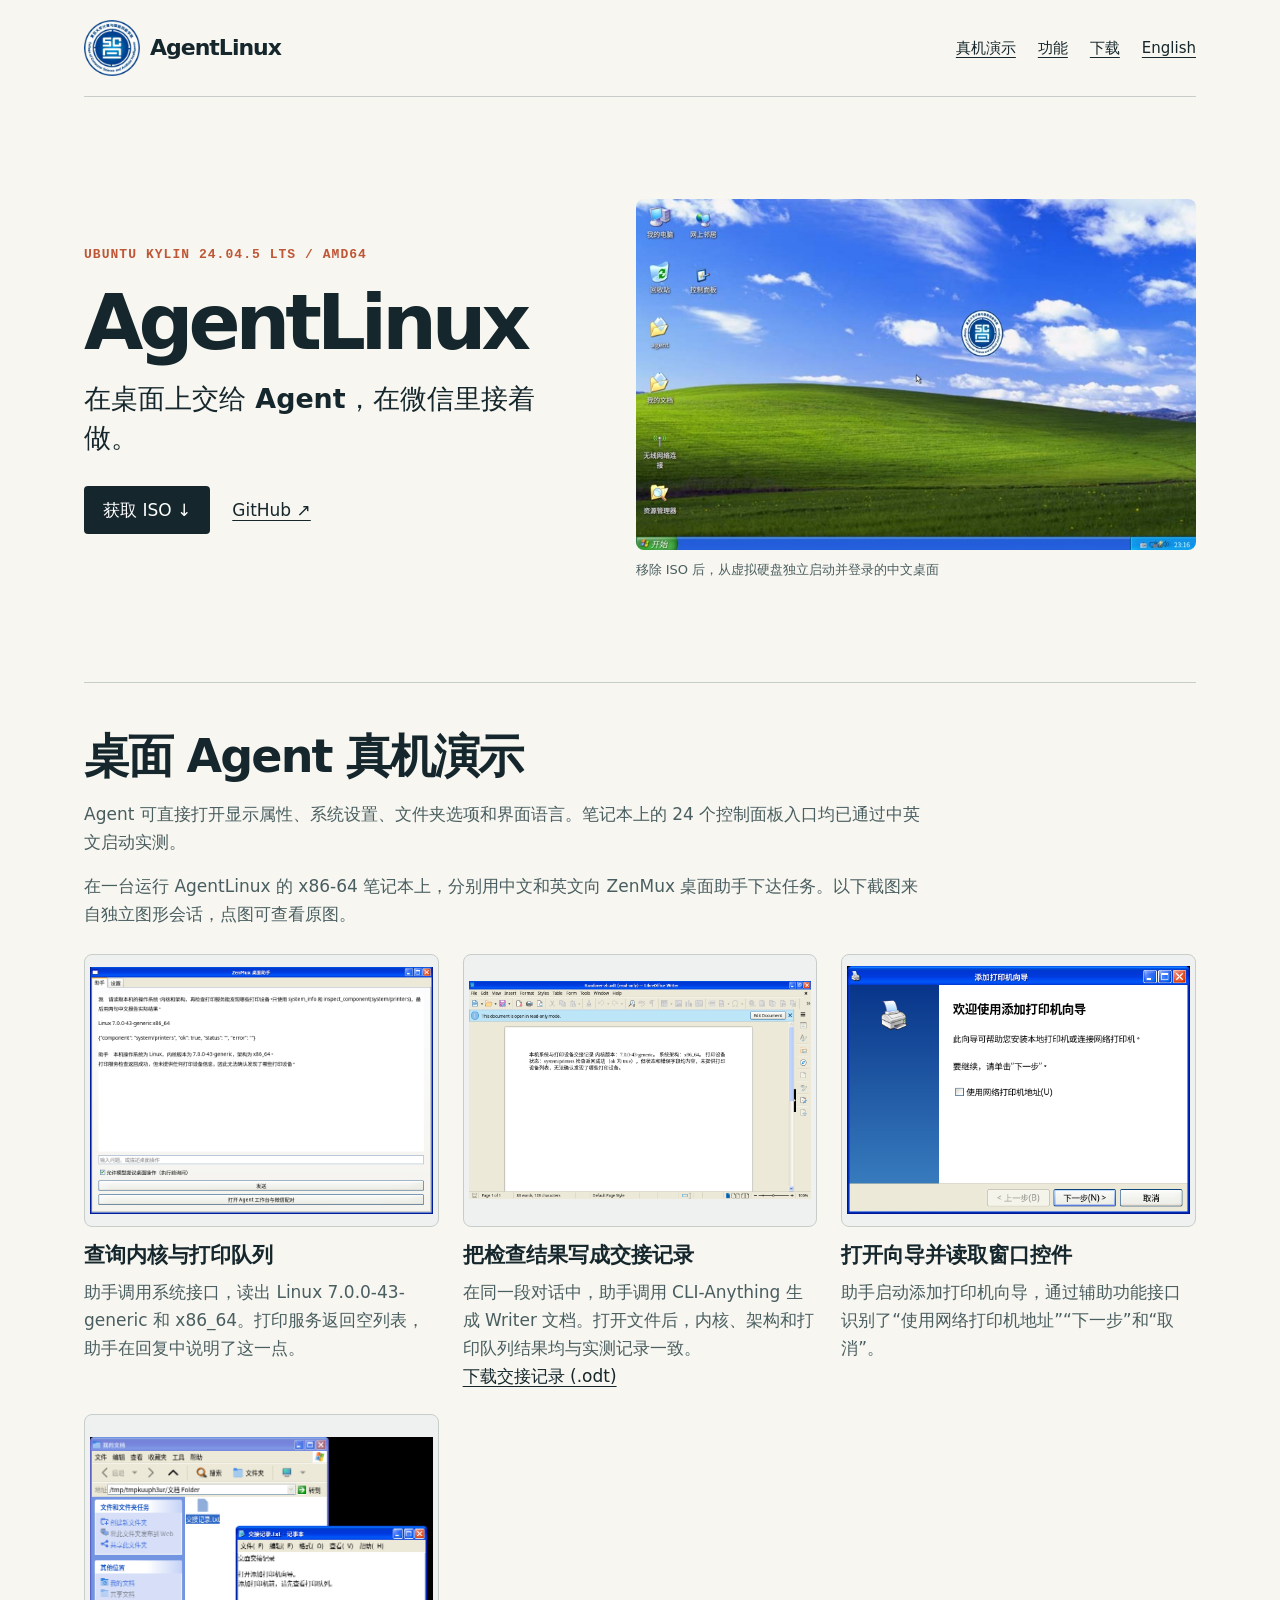
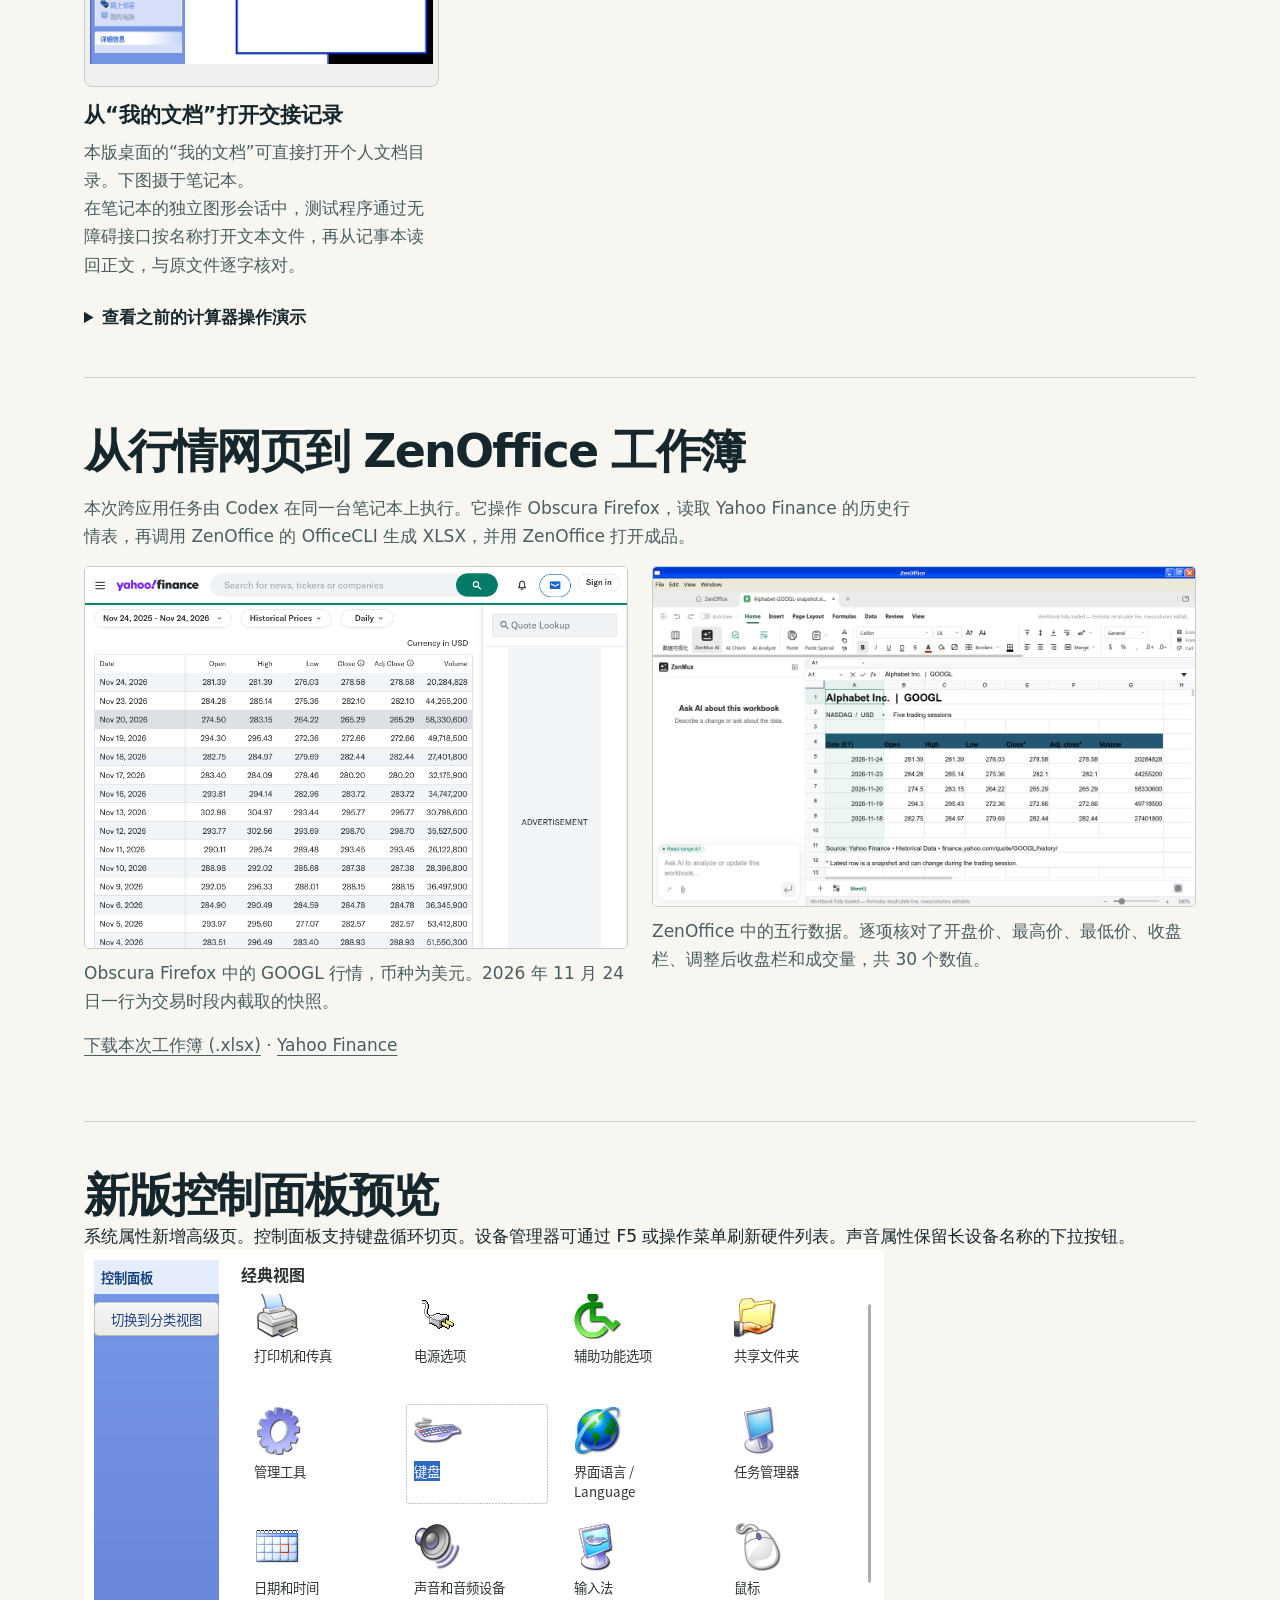
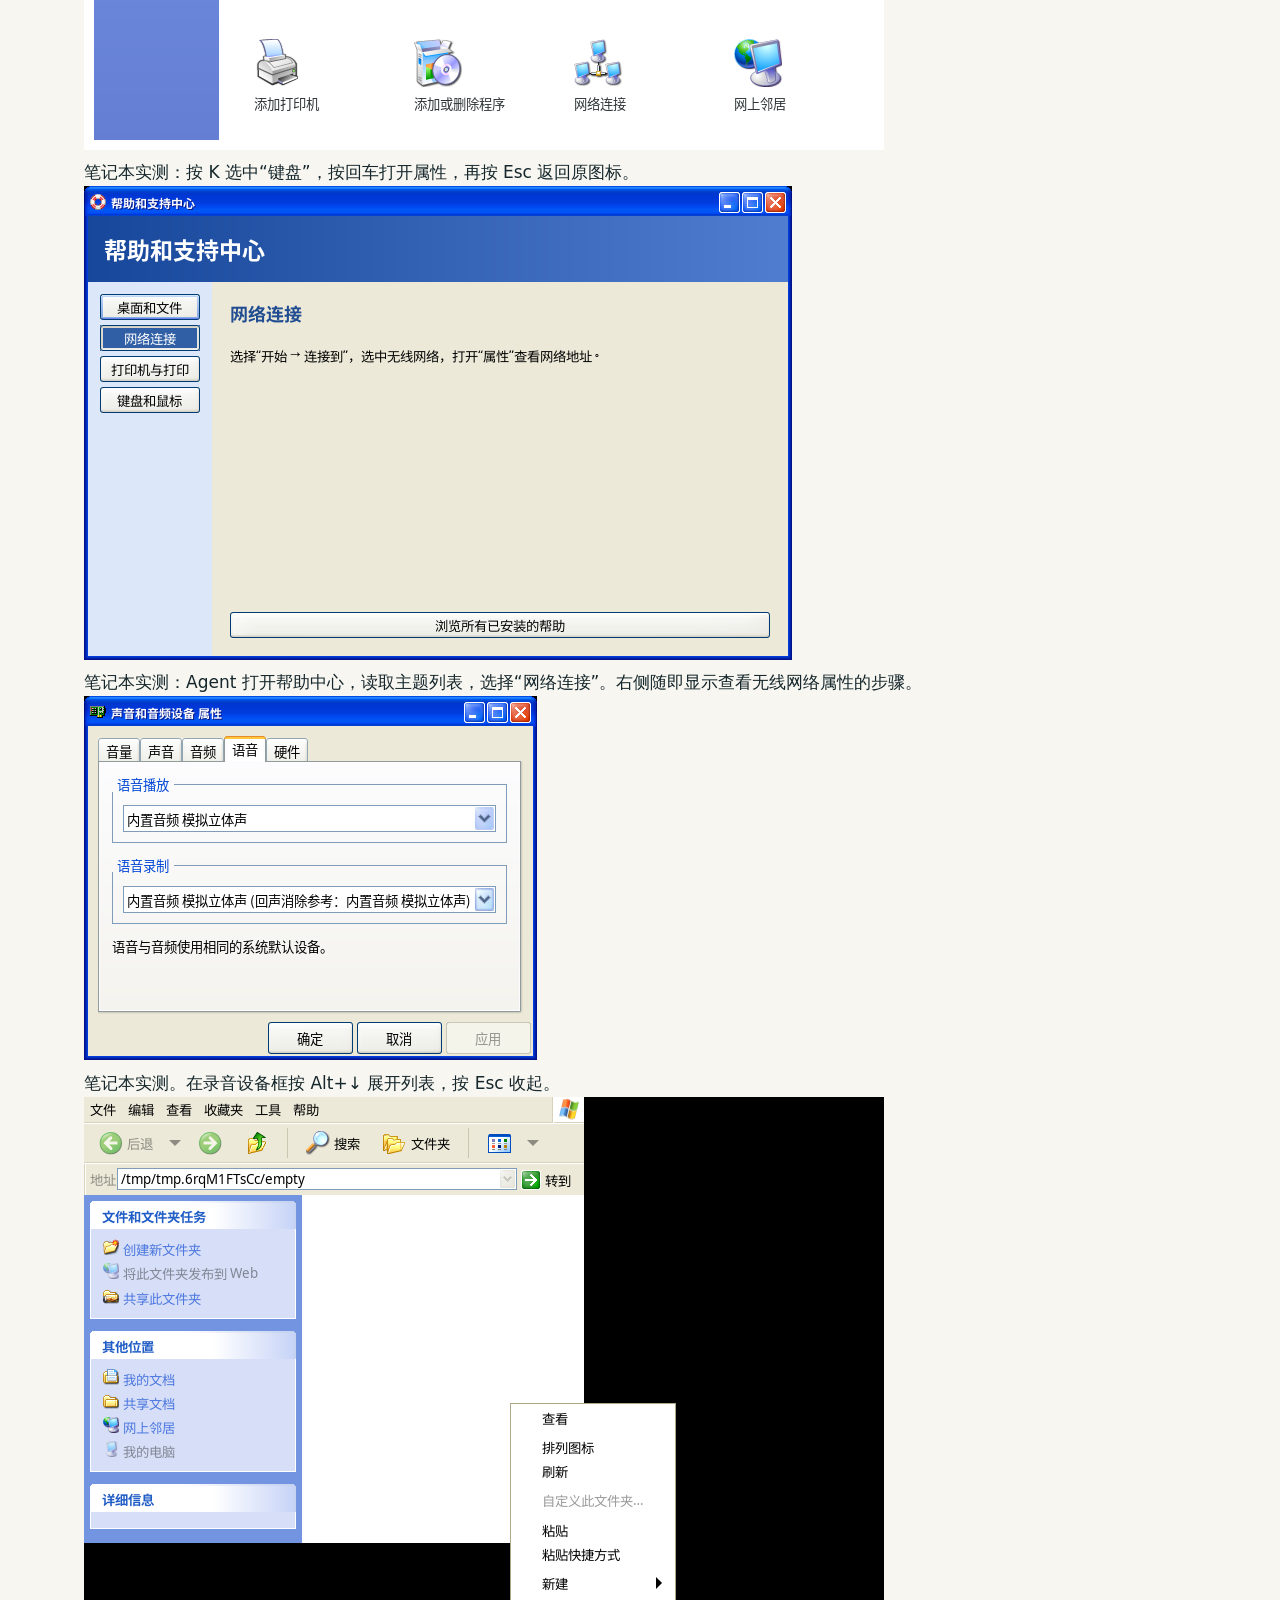
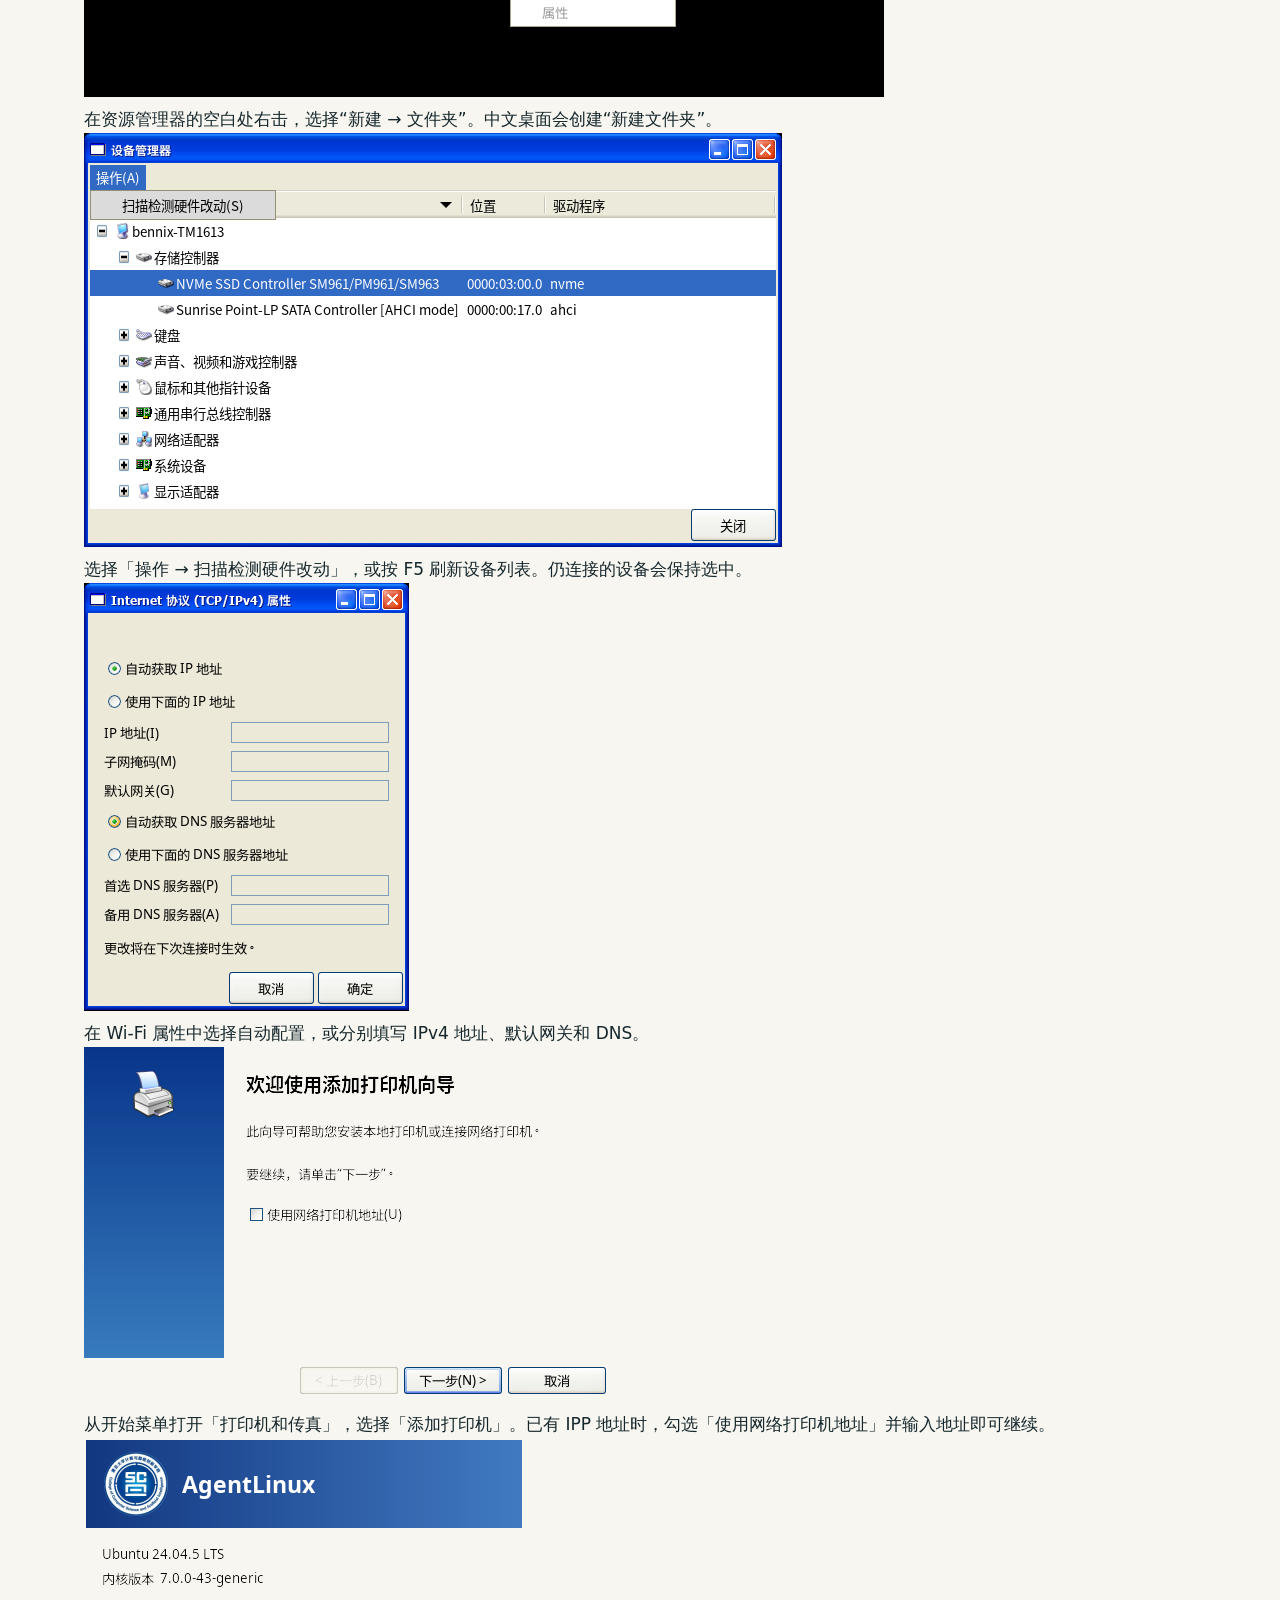
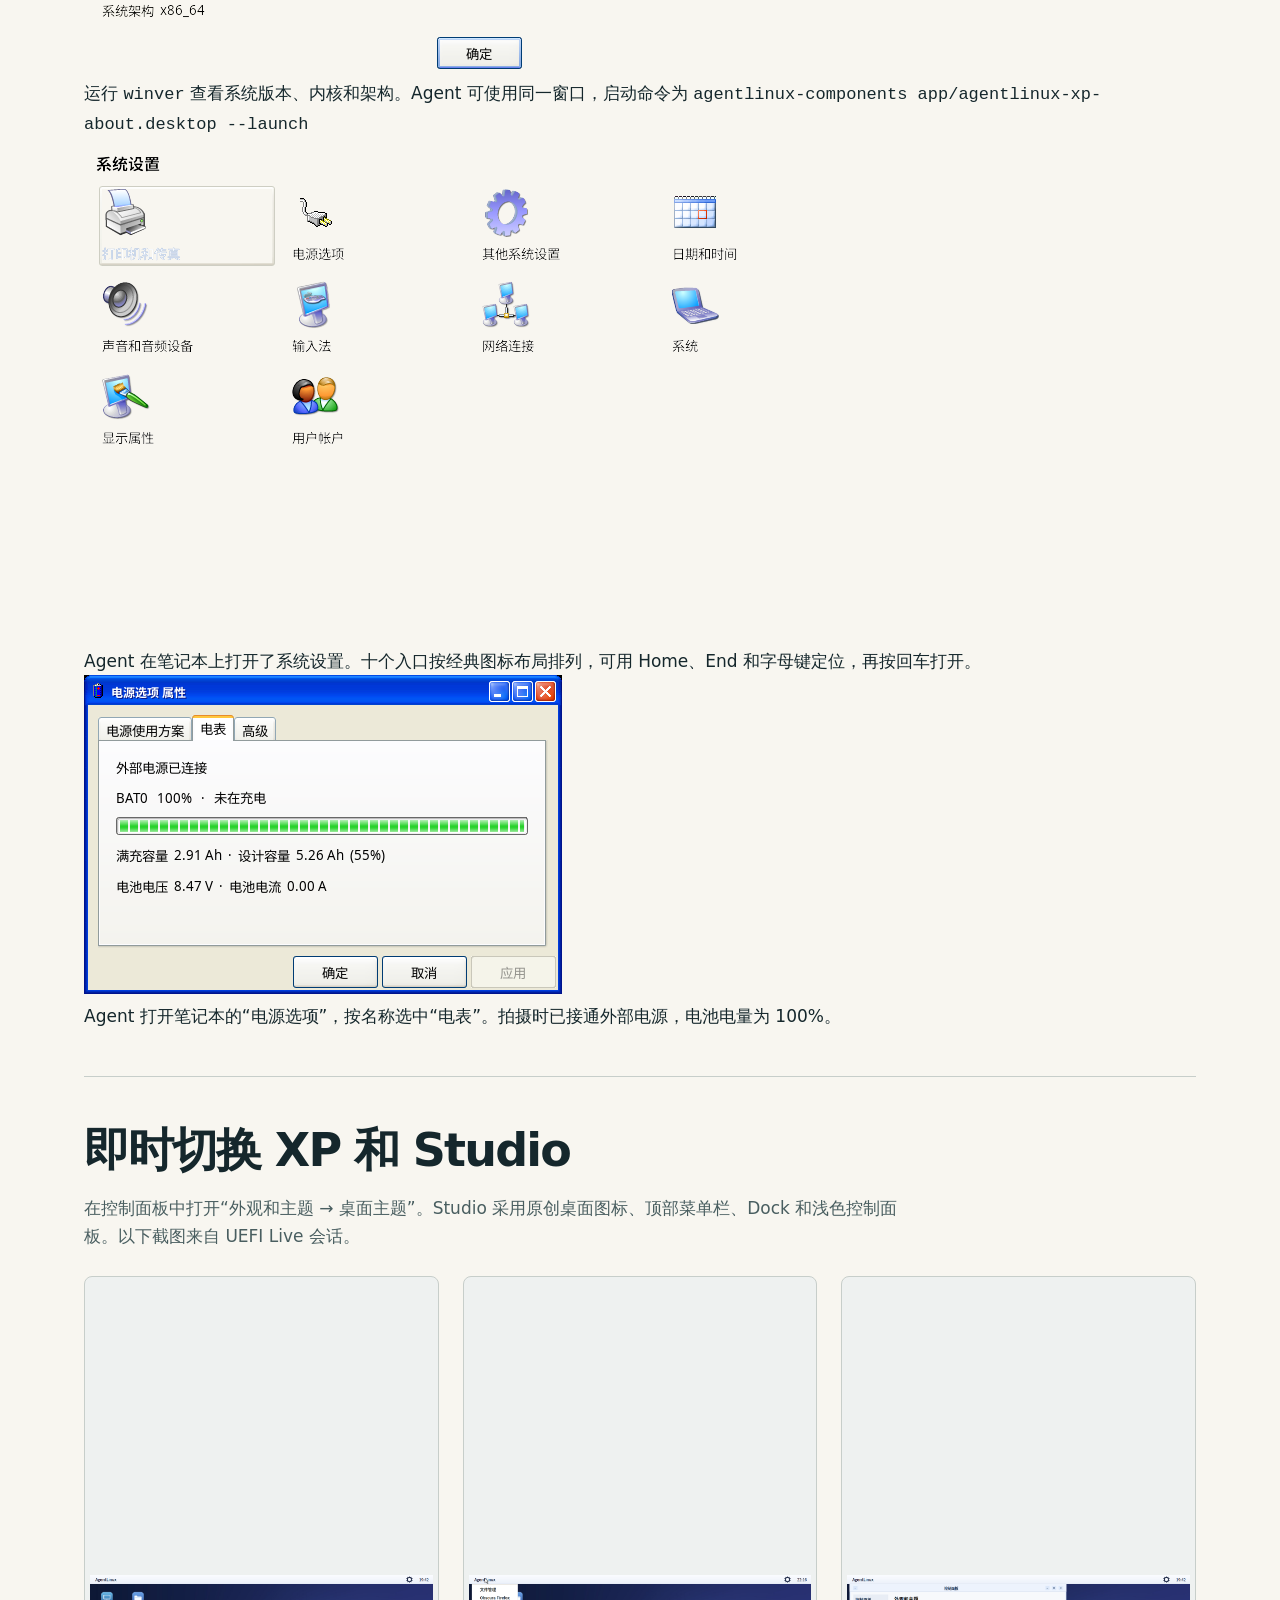
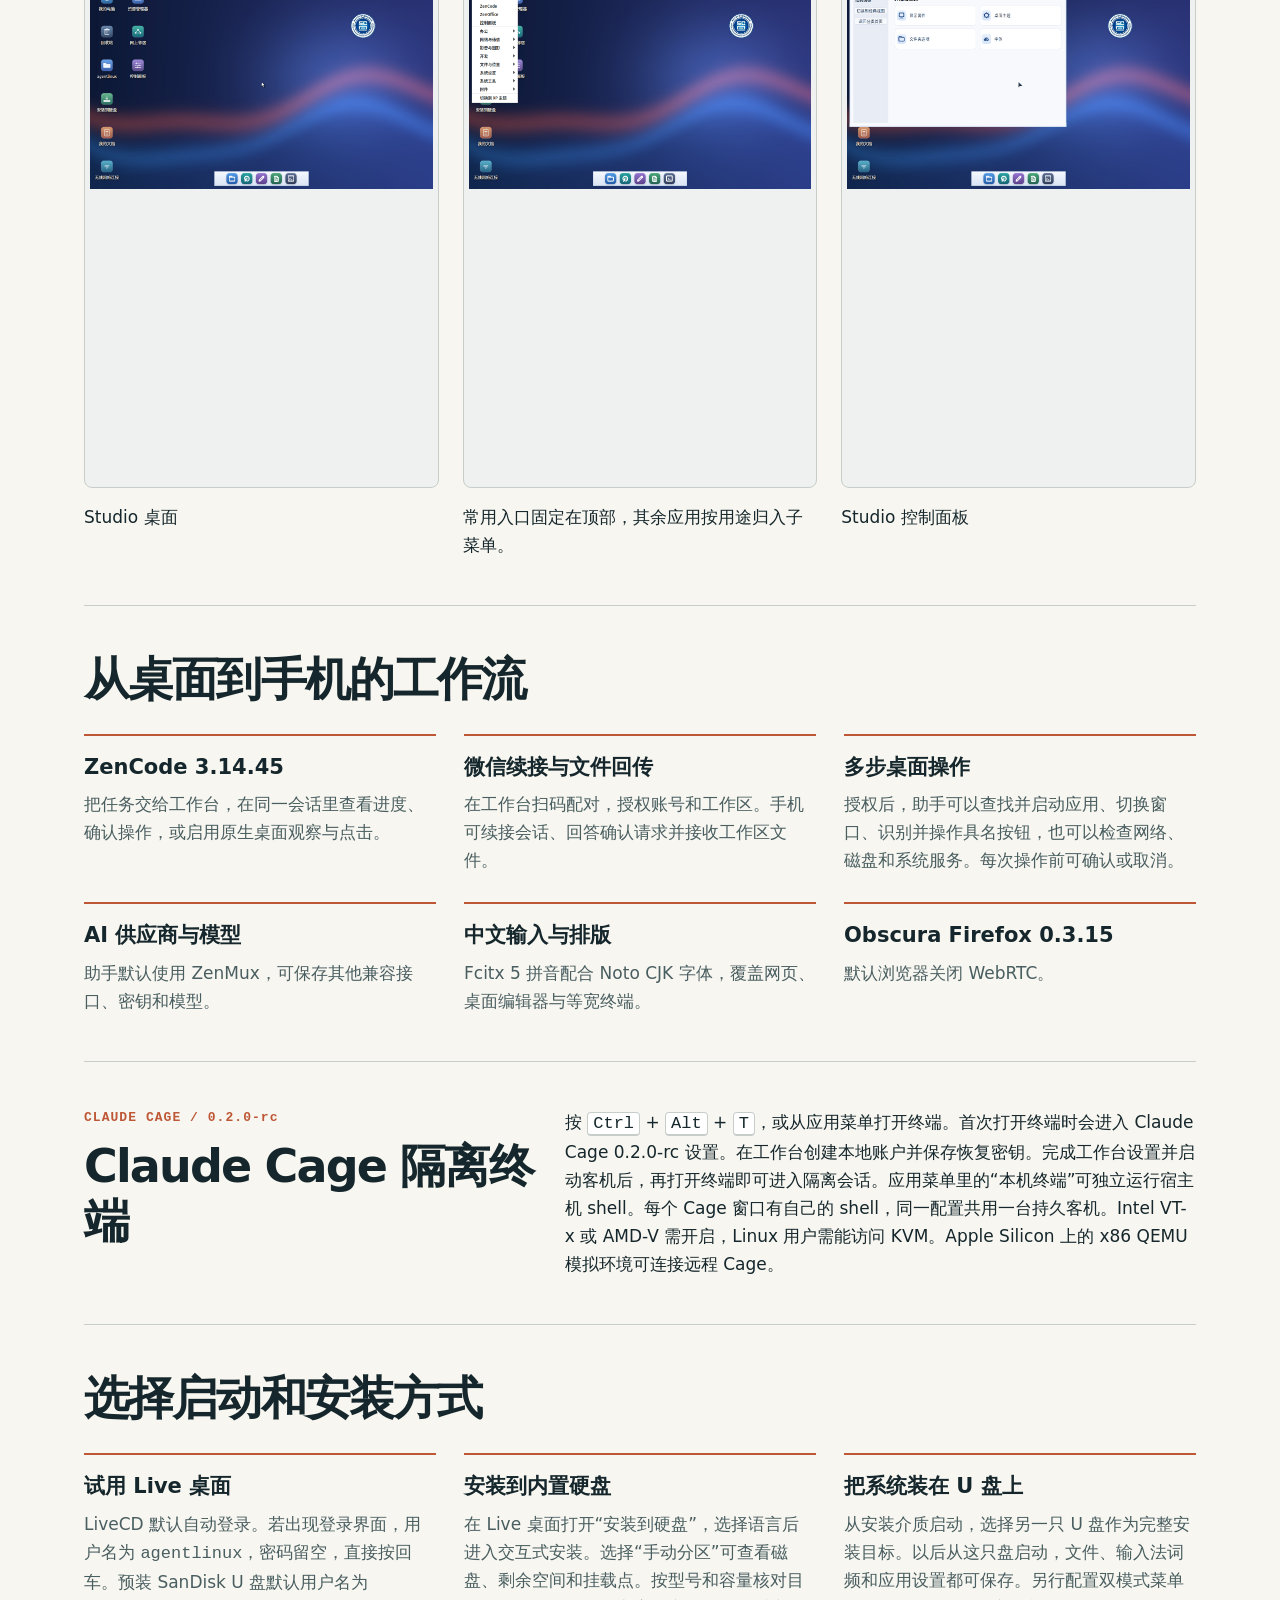
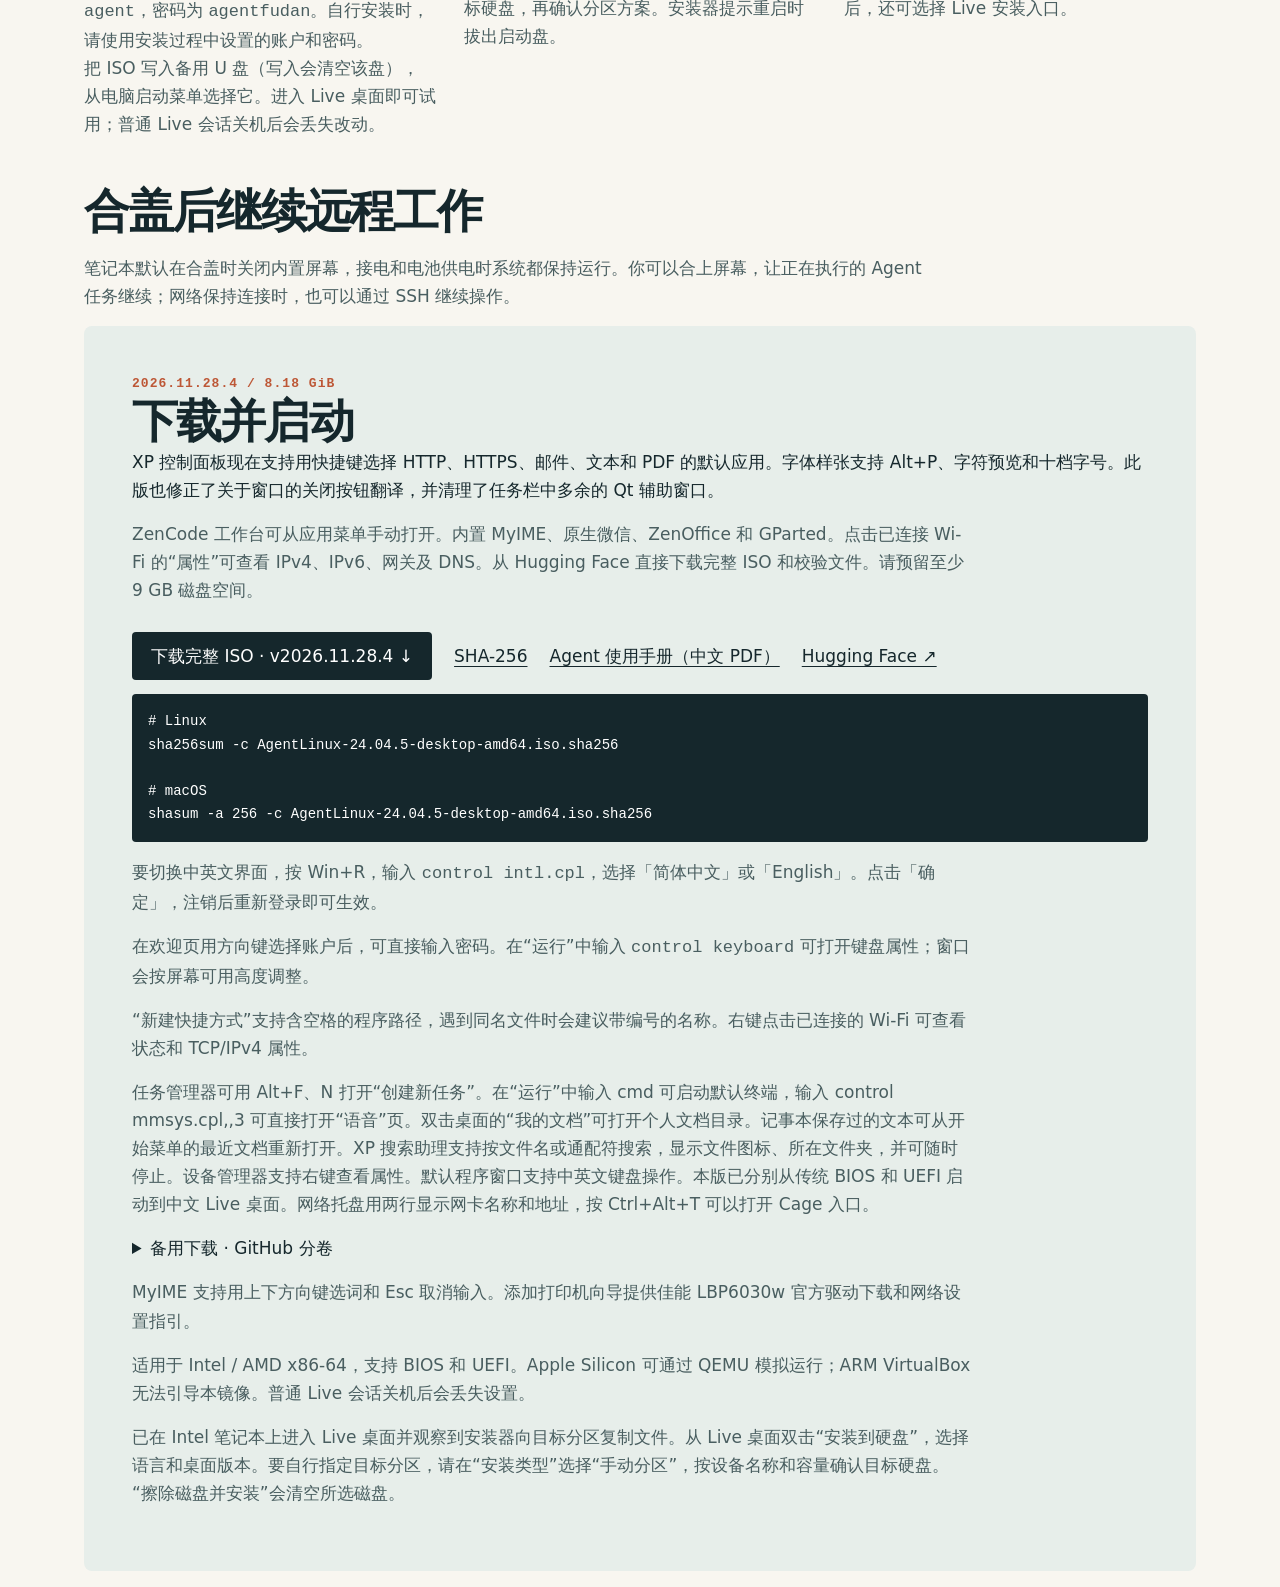
<file: docs/index.html>
<!doctype html><html lang="zh-CN"><meta charset="utf-8"><meta name="viewport" content="width=device-width, initial-scale=1"><title>AgentLinux · 中文 Agent 桌面系统</title><meta name="description" content="在桌面上交给 Agent，在微信里接着做。 Ubuntu Kylin 24.04.5 LTS · ZenCode 3.14.45"><link rel="icon" type="image/png" href="assets/college-emblem.png"><link rel="stylesheet" href="assets/site.css"><header><nav><a class="brand" href="#top"><img src="assets/college-emblem.png" width="56" height="56" alt="复旦大学计算与智能创新学院徽章">AgentLinux</a><div class="navlinks"><a href="#hardware-demo">真机演示</a><a href="#features">功能</a><a href="#download">下载</a><a href="en.html" lang="en">English</a></div></nav></header><main id="top"><section class="hero"><div><p class="meta">UBUNTU KYLIN 24.04.5 LTS / AMD64</p><h1>AgentLinux</h1><p class="lead">在桌面上交给 Agent，在微信里接着做。</p><div class="actions"><a class="button" href="#download">获取 ISO ↓</a><a href="https://github.com/bennix/AgentLinux">GitHub ↗</a></div></div><figure><img src="assets/xp-desktop.jpg" width="800" height="500" style="height:auto" alt="QEMU 中的 AgentLinux 中文桌面，带有绿色开始按钮和蓝色任务栏"><figcaption>移除 ISO 后，从虚拟硬盘独立启动并登录的中文桌面</figcaption></figure></section><section class="section" id="hardware-demo"><h2>桌面 Agent 真机演示</h2><p class="details">Agent 可直接打开显示属性、系统设置、文件夹选项和界面语言。笔记本上的 24 个控制面板入口均已通过中英文启动实测。</p><p class="details">在一台运行 AgentLinux 的 x86-64 笔记本上，分别用中文和英文向 ZenMux 桌面助手下达任务。以下截图来自独立图形会话，点图可查看原图。</p><div class="demo-gallery"><figure><a href="assets/agent/laptop-20261125/zh-inspect.png"><img src="assets/agent/laptop-20261125/zh-inspect.png" loading="lazy" alt="查询内核与打印队列"></a><figcaption><h3>查询内核与打印队列</h3><p>助手调用系统接口，读出 Linux 7.0.0-43-generic 和 x86_64。打印服务返回空列表，助手在回复中说明了这一点。</p></figcaption></figure><figure><a href="assets/agent/laptop-20261125/writer-document-zh.png"><img src="assets/agent/laptop-20261125/writer-document-zh.png" loading="lazy" alt="把检查结果写成交接记录"></a><figcaption><h3>把检查结果写成交接记录</h3><p>在同一段对话中，助手调用 CLI-Anything 生成 Writer 文档。打开文件后，内核、架构和打印队列结果均与实测记录一致。</p><a href="assets/agent/laptop-20261125/Handover-zh.odt" download>下载交接记录 (.odt)</a></figcaption></figure><figure><a href="assets/agent/laptop-20261125/zh-printer-wizard.png"><img src="assets/agent/laptop-20261125/zh-printer-wizard.png" loading="lazy" alt="打开向导并读取窗口控件"></a><figcaption><h3>打开向导并读取窗口控件</h3><p>助手启动添加打印机向导，通过辅助功能接口识别了“使用网络打印机地址”“下一步”和“取消”。</p></figcaption></figure><figure><a href="assets/agent/laptop-20261125/documents-demo-zh_CN.png"><img src="assets/agent/laptop-20261125/documents-demo-zh_CN.png" loading="lazy" alt="从“我的文档”打开交接记录"></a><figcaption><h3>从“我的文档”打开交接记录</h3><p>本版桌面的“我的文档”可直接打开个人文档目录。下图摄于笔记本。</p><p>在笔记本的独立图形会话中，测试程序通过无障碍接口按名称打开文本文件，再从记事本读回正文，与原文件逐字核对。</p></figcaption></figure></div><details class="earlier-demo"><summary>查看之前的计算器操作演示</summary><div class="demo-gallery"><figure><a href="assets/agent/confirm-app.png"><img src="assets/agent/confirm-app.png" loading="lazy" alt="助手读出内核版本和架构，然后请求按桌面 ID 启动 MATE 计算器。"></a><figcaption><h3>查询系统并打开应用</h3><p>助手读出内核版本和架构，然后请求按桌面 ID 启动 MATE 计算器。</p></figcaption></figure><figure><a href="assets/agent/control.png"><img src="assets/agent/control.png" loading="lazy" alt="助手读取计算器的可访问控件。图中是按下数字 6 之前的确认窗口。"></a><figcaption><h3>识别并操作窗口按钮</h3><p>助手读取计算器的可访问控件。图中是按下数字 6 之前的确认窗口。</p></figcaption></figure><figure><a href="assets/agent/calculator.png"><img src="assets/agent/calculator.png" loading="lazy" alt="依次激活 6、乘号、7 和等号后，计算器窗口显示实际结果。"></a><figcaption><h3>在计算器中得到 42</h3><p>依次激活 6、乘号、7 和等号后，计算器窗口显示实际结果。</p></figcaption></figure></div></details></section><section class="section" id="market-demo"><h2>从行情网页到 ZenOffice 工作簿</h2><p class="details">本次跨应用任务由 Codex 在同一台笔记本上执行。它操作 Obscura Firefox，读取 Yahoo Finance 的历史行情表，再调用 ZenOffice 的 OfficeCLI 生成 XLSX，并用 ZenOffice 打开成品。</p><div class="market-demo"><figure><a href="assets/agent/laptop-20261125/browser-history.png"><img src="assets/agent/laptop-20261125/browser-history.png" alt="Obscura Firefox 中的 GOOGL 行情，币种为美元。2026 年 11 月 24 日一行为交易时段内截取的快照。" loading="lazy"></a><figcaption>Obscura Firefox 中的 GOOGL 行情，币种为美元。2026 年 11 月 24 日一行为交易时段内截取的快照。</figcaption></figure><figure><a href="assets/agent/laptop-20261125/sheet.png"><img src="assets/agent/laptop-20261125/sheet.png" alt="ZenOffice 中的五行数据。逐项核对了开盘价、最高价、最低价、收盘栏、调整后收盘栏和成交量，共 30 个数值。" loading="lazy"></a><figcaption>ZenOffice 中的五行数据。逐项核对了开盘价、最高价、最低价、收盘栏、调整后收盘栏和成交量，共 30 个数值。</figcaption></figure></div><p class="details"><a href="assets/agent/laptop-20261125/Alphabet-GOOGL-snapshot.xlsx" download>下载本次工作簿 (.xlsx)</a> · <a href="https://finance.yahoo.com/quote/GOOGL/history/">Yahoo Finance</a></p></section><section class="section" id="xp-preview"><h2>新版控制面板预览</h2><p>系统属性新增高级页。控制面板支持键盘循环切页。设备管理器可通过 F5 或操作菜单刷新硬件列表。声音属性保留长设备名称的下拉按钮。</p><figure><a href="assets/xp-control-panel-zh_CN.png"><img src="assets/xp-control-panel-zh_CN.png" width="800" height="500" style="max-width:100%;height:auto" loading="lazy" alt="笔记本的经典控制面板，键盘图标的名称以蓝色高亮"></a><figcaption>笔记本实测：按 K 选中“键盘”，按回车打开属性，再按 Esc 返回原图标。</figcaption></figure><figure><a href="assets/xp-help-zh_CN.png"><img src="assets/xp-help-zh_CN.png" width="708" height="474" style="max-width:100%;height:auto" alt="Agent 已选中网络连接主题，右侧显示中文操作说明。" loading="lazy"></a><figcaption>笔记本实测：Agent 打开帮助中心，读取主题列表，选择“网络连接”。右侧随即显示查看无线网络属性的步骤。</figcaption></figure><figure><img src="assets/xp-voice-zh_CN.png" width="453" height="364" style="max-width:100%;height:auto" loading="lazy" alt="XP 语音属性中的播放和录音设备选择框"><figcaption>笔记本实测。在录音设备框按 Alt+↓ 展开列表，按 Esc 收起。</figcaption></figure><figure><img src="assets/xp-explorer-zh_CN.png" width="800" height="600" loading="lazy" style="max-width:100%;height:auto" alt="笔记本上资源管理器的中文右键菜单，包含新建、刷新和属性"><figcaption>在资源管理器的空白处右击，选择“新建 → 文件夹”。中文桌面会创建“新建文件夹”。</figcaption></figure><figure><img src="assets/xp-device-scan-zh_CN.png" width="698" height="414" style="max-width:100%;height:auto" loading="lazy" alt="中文设备管理器的操作菜单"><figcaption>选择「操作 → 扫描检测硬件改动」，或按 F5 刷新设备列表。仍连接的设备会保持选中。</figcaption></figure><figure><img src="assets/xp-wifi-zh_CN.png" width="325" height="428" style="max-width:100%;height:auto" loading="lazy" alt="XP 的 IPv4 属性窗口，已选中自动获取 IP 地址和 DNS 服务器地址"><figcaption>在 Wi-Fi 属性中选择自动配置，或分别填写 IPv4 地址、默认网关和 DNS。</figcaption></figure><figure><img src="assets/xp-print-wizard-zh_CN.png" width="530" height="355" style="max-width:100%;height:auto" loading="lazy" alt="中文添加打印机向导，提供网络打印机地址选项"><figcaption>从开始菜单打开「打印机和传真」，选择「添加打印机」。已有 IPP 地址时，勾选「使用网络打印机地址」并输入地址即可继续。</figcaption></figure><figure><img src="assets/xp-about-zh_CN.png" width="440" height="233" loading="lazy" style="max-width:100%;height:auto" alt="笔记本上的关于 AgentLinux 窗口"><figcaption>运行 <code>winver</code> 查看系统版本、内核和架构。Agent 可使用同一窗口，启动命令为 <code>agentlinux-components app/agentlinux-xp-about.desktop --launch</code></figcaption></figure><figure><img src="assets/xp-settings-home-zh_CN.png" width="776" height="500" loading="lazy" style="max-width:100%;height:auto" alt="XP 风格的系统设置首页"><figcaption>Agent 在笔记本上打开了系统设置。十个入口按经典图标布局排列，可用 Home、End 和字母键定位，再按回车打开。</figcaption></figure><figure><img src="assets/xp-meter-zh_CN.png" width="478" height="319" loading="lazy" style="max-width:100%;height:auto" alt="XP 电表显示外部电源已连接"><figcaption>Agent 打开笔记本的“电源选项”，按名称选中“电表”。拍摄时已接通外部电源，电池电量为 100%。</figcaption></figure></section><section id="studio" class="section"><h2>即时切换 XP 和 Studio</h2><p class="details">在控制面板中打开“外观和主题 → 桌面主题”。Studio 采用原创桌面图标、顶部菜单栏、Dock 和浅色控制面板。以下截图来自 UEFI Live 会话。</p><div class="demo-gallery"><figure><a href="assets/studio-desktop.png"><img src="assets/studio-desktop.png" width="1280" height="800" loading="lazy" alt="Studio 桌面"></a><figcaption>Studio 桌面</figcaption></figure><figure><a href="assets/studio-application-menu.png"><img src="assets/studio-application-menu.png" width="1280" height="800" loading="lazy" alt="Studio 分类菜单"></a><figcaption>常用入口固定在顶部，其余应用按用途归入子菜单。</figcaption></figure><figure><a href="assets/studio-control-panel.png"><img src="assets/studio-control-panel.png" width="1280" height="800" loading="lazy" alt="Studio 控制面板"></a><figcaption>Studio 控制面板</figcaption></figure></div></section><section id="features" class="section"><h2>从桌面到手机的工作流</h2><div class="grid"><article><h3>ZenCode 3.14.45</h3><p>把任务交给工作台，在同一会话里查看进度、确认操作，或启用原生桌面观察与点击。</p></article><article><h3>微信续接与文件回传</h3><p>在工作台扫码配对，授权账号和工作区。手机可续接会话、回答确认请求并接收工作区文件。</p></article><article><h3>多步桌面操作</h3><p>授权后，助手可以查找并启动应用、切换窗口、识别并操作具名按钮，也可以检查网络、磁盘和系统服务。每次操作前可确认或取消。</p></article><article><h3>AI 供应商与模型</h3><p>助手默认使用 ZenMux，可保存其他兼容接口、密钥和模型。</p></article><article><h3>中文输入与排版</h3><p>Fcitx 5 拼音配合 Noto CJK 字体，覆盖网页、桌面编辑器与等宽终端。</p></article><article><h3>Obscura Firefox 0.3.15</h3><p>默认浏览器关闭 WebRTC。</p></article></div></section><section id="claude-cage" class="section cage"><div><p class="meta">CLAUDE CAGE / 0.2.0-rc</p><h2>Claude Cage 隔离终端</h2></div><p>按 <kbd>Ctrl</kbd> + <kbd>Alt</kbd> + <kbd>T</kbd>，或从应用菜单打开终端。首次打开终端时会进入 Claude Cage 0.2.0-rc 设置。在工作台创建本地账户并保存恢复密钥。完成工作台设置并启动客机后，再打开终端即可进入隔离会话。应用菜单里的“本机终端”可独立运行宿主机 shell。每个 Cage 窗口有自己的 shell，同一配置共用一台持久客机。Intel VT-x 或 AMD-V 需开启，Linux 用户需能访问 KVM。Apple Silicon 上的 x86 QEMU 模拟环境可连接远程 Cage。</p></section><section class="section" id="installation"><h2>选择启动和安装方式</h2><div class="grid"><article><h3>试用 Live 桌面</h3><p>LiveCD 默认自动登录。若出现登录界面，用户名为 <code>agentlinux</code>，密码留空，直接按回车。预装 SanDisk U 盘默认用户名为 <code>agent</code>，密码为 <code>agentfudan</code>。自行安装时，请使用安装过程中设置的账户和密码。</p><p>把 ISO 写入备用 U 盘（写入会清空该盘），从电脑启动菜单选择它。进入 Live 桌面即可试用；普通 Live 会话关机后会丢失改动。</p></article><article><h3>安装到内置硬盘</h3><p>在 Live 桌面打开“安装到硬盘”，选择语言后进入交互式安装。选择“手动分区”可查看磁盘、剩余空间和挂载点。按型号和容量核对目标硬盘，再确认分区方案。安装器提示重启时拔出启动盘。</p></article><article><h3>把系统装在 U 盘上</h3><p>从安装介质启动，选择另一只 U 盘作为完整安装目标。以后从这只盘启动，文件、输入法词频和应用设置都可保存。另行配置双模式菜单后，还可选择 Live 安装入口。</p></article></div></section><section><h2>合盖后继续远程工作</h2><p class="details">笔记本默认在合盖时关闭内置屏幕，接电和电池供电时系统都保持运行。你可以合上屏幕，让正在执行的 Agent 任务继续；网络保持连接时，也可以通过 SSH 继续操作。</p></section><section class="download" id="download"><p class="meta">2026.11.28.4 / 8.18 GiB</p><h2>下载并启动</h2><p>XP 控制面板现在支持用快捷键选择 HTTP、HTTPS、邮件、文本和 PDF 的默认应用。字体样张支持 Alt+P、字符预览和十档字号。此版也修正了关于窗口的关闭按钮翻译，并清理了任务栏中多余的 Qt 辅助窗口。</p><p class="details">ZenCode 工作台可从应用菜单手动打开。内置 MyIME、原生微信、ZenOffice 和 GParted。点击已连接 Wi-Fi 的“属性”可查看 IPv4、IPv6、网关及 DNS。从 Hugging Face 直接下载完整 ISO 和校验文件。请预留至少 9 GB 磁盘空间。</p><div class="actions"><a class="button" href="https://huggingface.co/datasets/Bennixzp2024/AgentLinux/resolve/v2026.11.28.4/AgentLinux-24.04.5-desktop-amd64.iso?download=true">下载完整 ISO · v2026.11.28.4 ↓</a><a href="https://huggingface.co/datasets/Bennixzp2024/AgentLinux/resolve/v2026.11.28.4/AgentLinux-24.04.5-desktop-amd64.iso.sha256?download=true">SHA-256</a><a href="manual/agent-guide.pdf" hreflang="zh-CN">Agent 使用手册（中文 PDF）</a><a href="https://huggingface.co/datasets/Bennixzp2024/AgentLinux">Hugging Face ↗</a></div><pre># Linux
sha256sum -c AgentLinux-24.04.5-desktop-amd64.iso.sha256

# macOS
shasum -a 256 -c AgentLinux-24.04.5-desktop-amd64.iso.sha256</pre><p class="details">要切换中英文界面，按 Win+R，输入 <code>control intl.cpl</code>，选择「简体中文」或「English」。点击「确定」，注销后重新登录即可生效。</p><p class="details">在欢迎页用方向键选择账户后，可直接输入密码。在“运行”中输入 <code>control keyboard</code> 可打开键盘属性；窗口会按屏幕可用高度调整。</p><p class="details">“新建快捷方式”支持含空格的程序路径，遇到同名文件时会建议带编号的名称。右键点击已连接的 Wi-Fi 可查看状态和 TCP/IPv4 属性。</p><p class="details">任务管理器可用 Alt+F、N 打开“创建新任务”。在“运行”中输入 cmd 可启动默认终端，输入 control mmsys.cpl,,3 可直接打开“语音”页。双击桌面的“我的文档”可打开个人文档目录。记事本保存过的文本可从开始菜单的最近文档重新打开。XP 搜索助理支持按文件名或通配符搜索，显示文件图标、所在文件夹，并可随时停止。设备管理器支持右键查看属性。默认程序窗口支持中英文键盘操作。本版已分别从传统 BIOS 和 UEFI 启动到中文 Live 桌面。网络托盘用两行显示网卡名称和地址，按 Ctrl+Alt+T 可以打开 Cage 入口。</p><details><summary>备用下载 · GitHub 分卷</summary><p class="details">下载合并脚本并运行，它会续传、合并和校验全部 33 卷。</p><div class="actions"><a href="https://github.com/bennix/AgentLinux/releases/download/v2026.11.28.4/download-iso.py">下载合并脚本</a><a href="https://github.com/bennix/AgentLinux/releases/tag/v2026.11.28.4">全部分卷 ↗</a></div><pre>python3 download-iso.py</pre></details><p class="details">MyIME 支持用上下方向键选词和 Esc 取消输入。添加打印机向导提供佳能 LBP6030w 官方驱动下载和网络设置指引。</p><p class="details">适用于 Intel / AMD x86-64，支持 BIOS 和 UEFI。Apple Silicon 可通过 QEMU 模拟运行；ARM VirtualBox 无法引导本镜像。普通 Live 会话关机后会丢失设置。</p><p class="details">已在 Intel 笔记本上进入 Live 桌面并观察到安装器向目标分区复制文件。从 Live 桌面双击“安装到硬盘”，选择语言和桌面版本。要自行指定目标分区，请在“安装类型”选择“手动分区”，按设备名称和容量确认目标硬盘。“擦除磁盘并安装”会清空所选磁盘。</p></section></main></html>
</file>
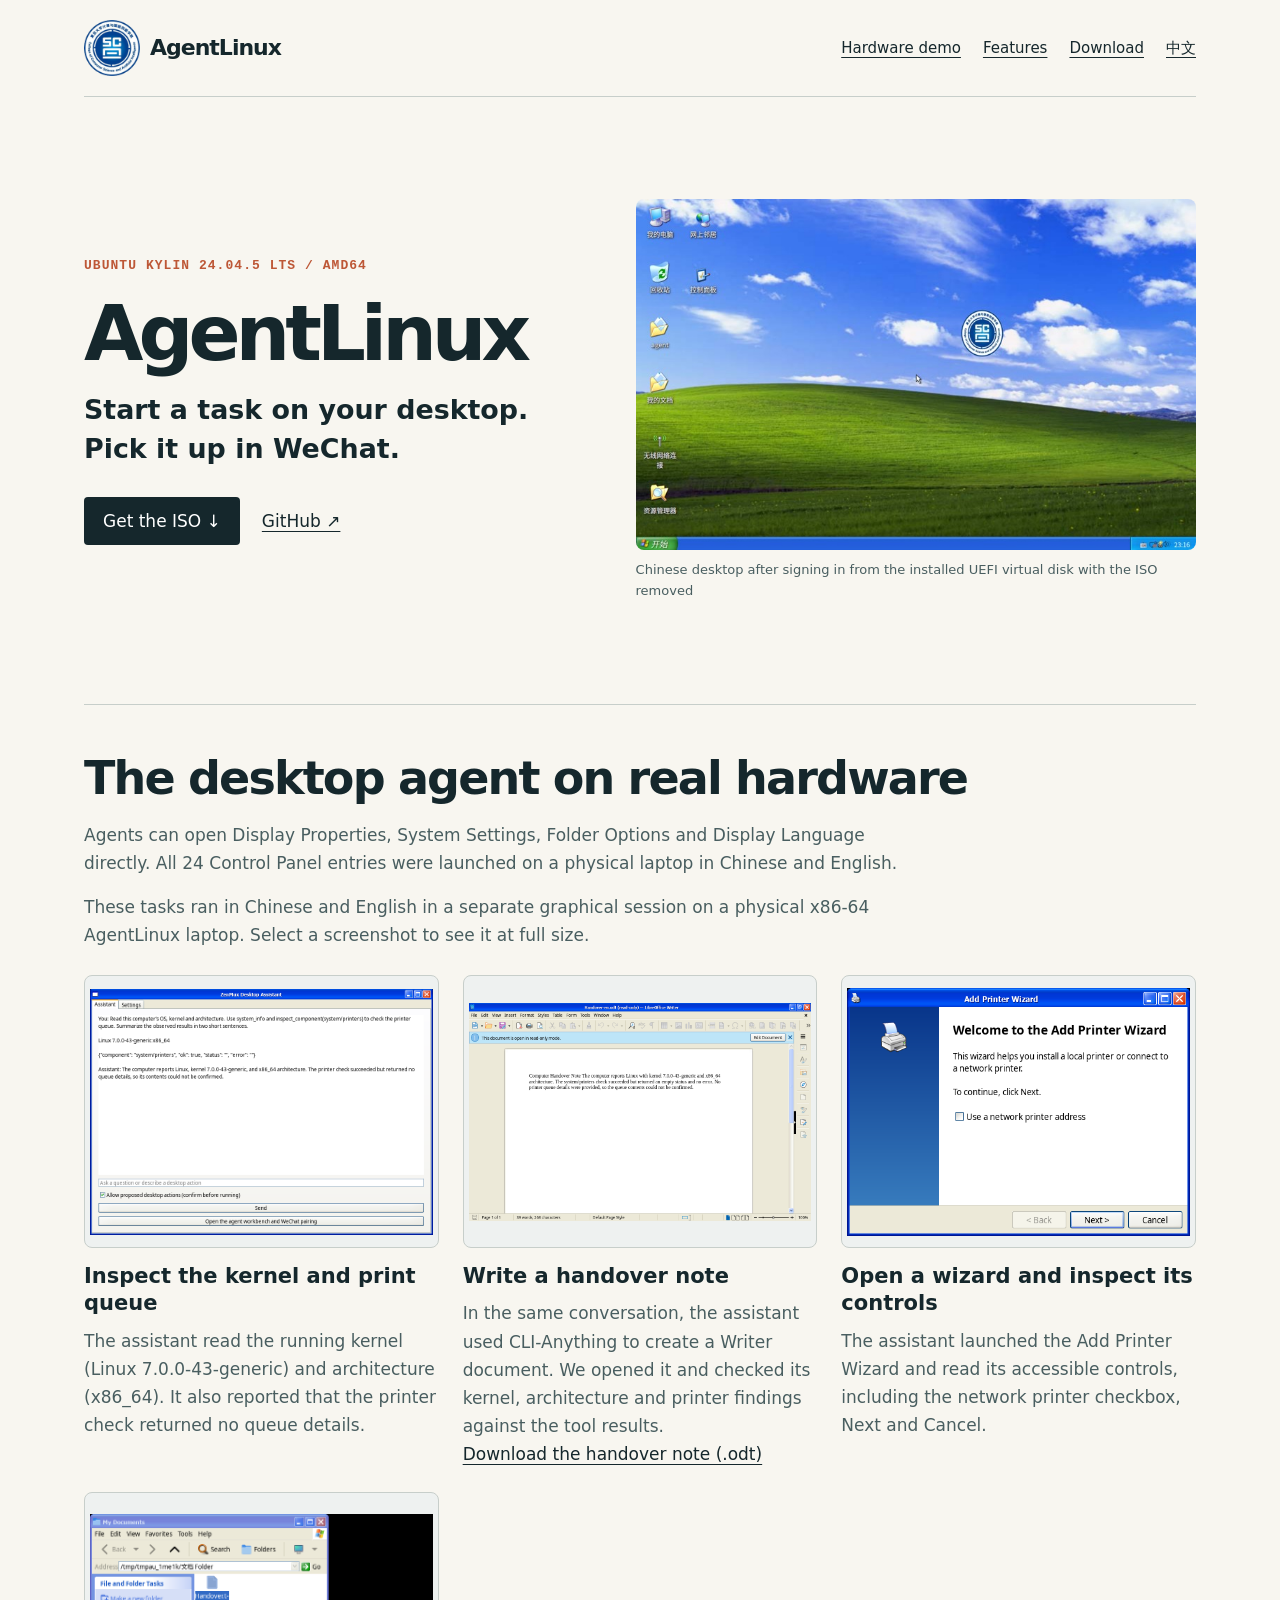
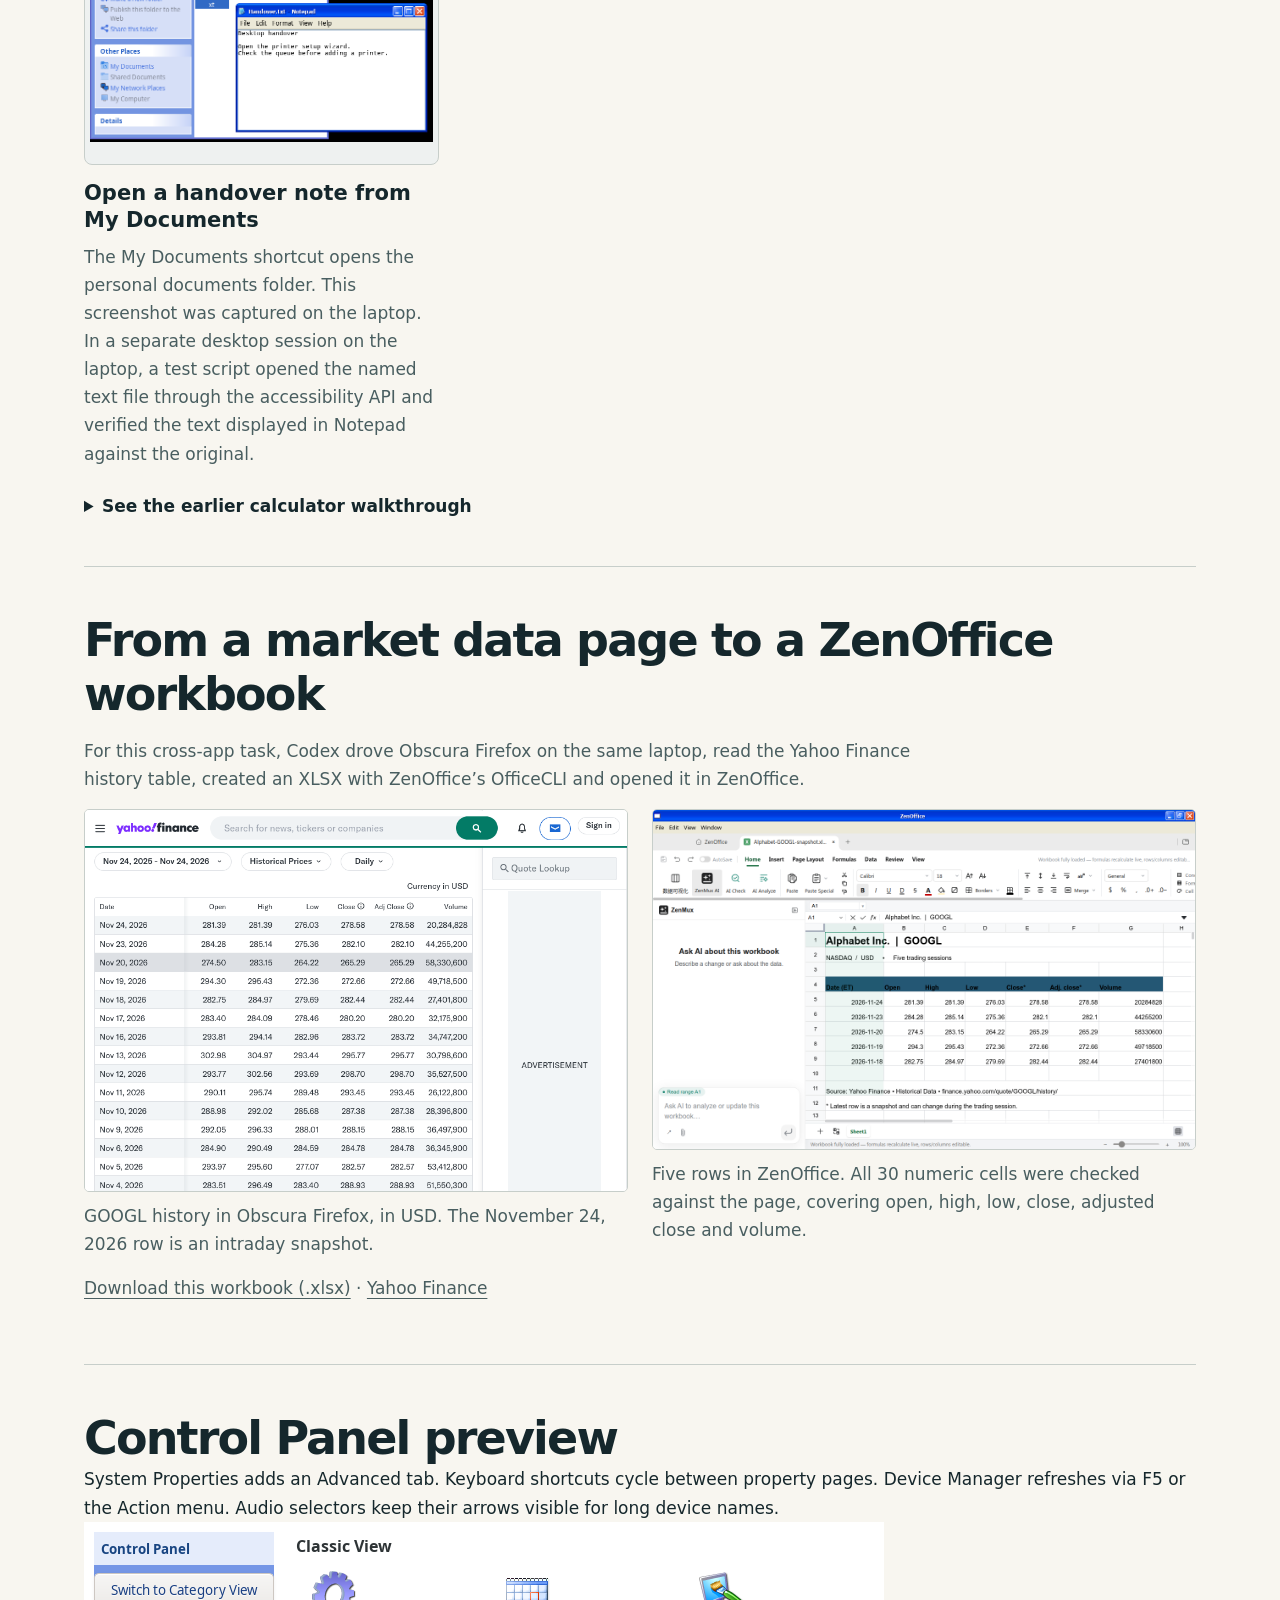
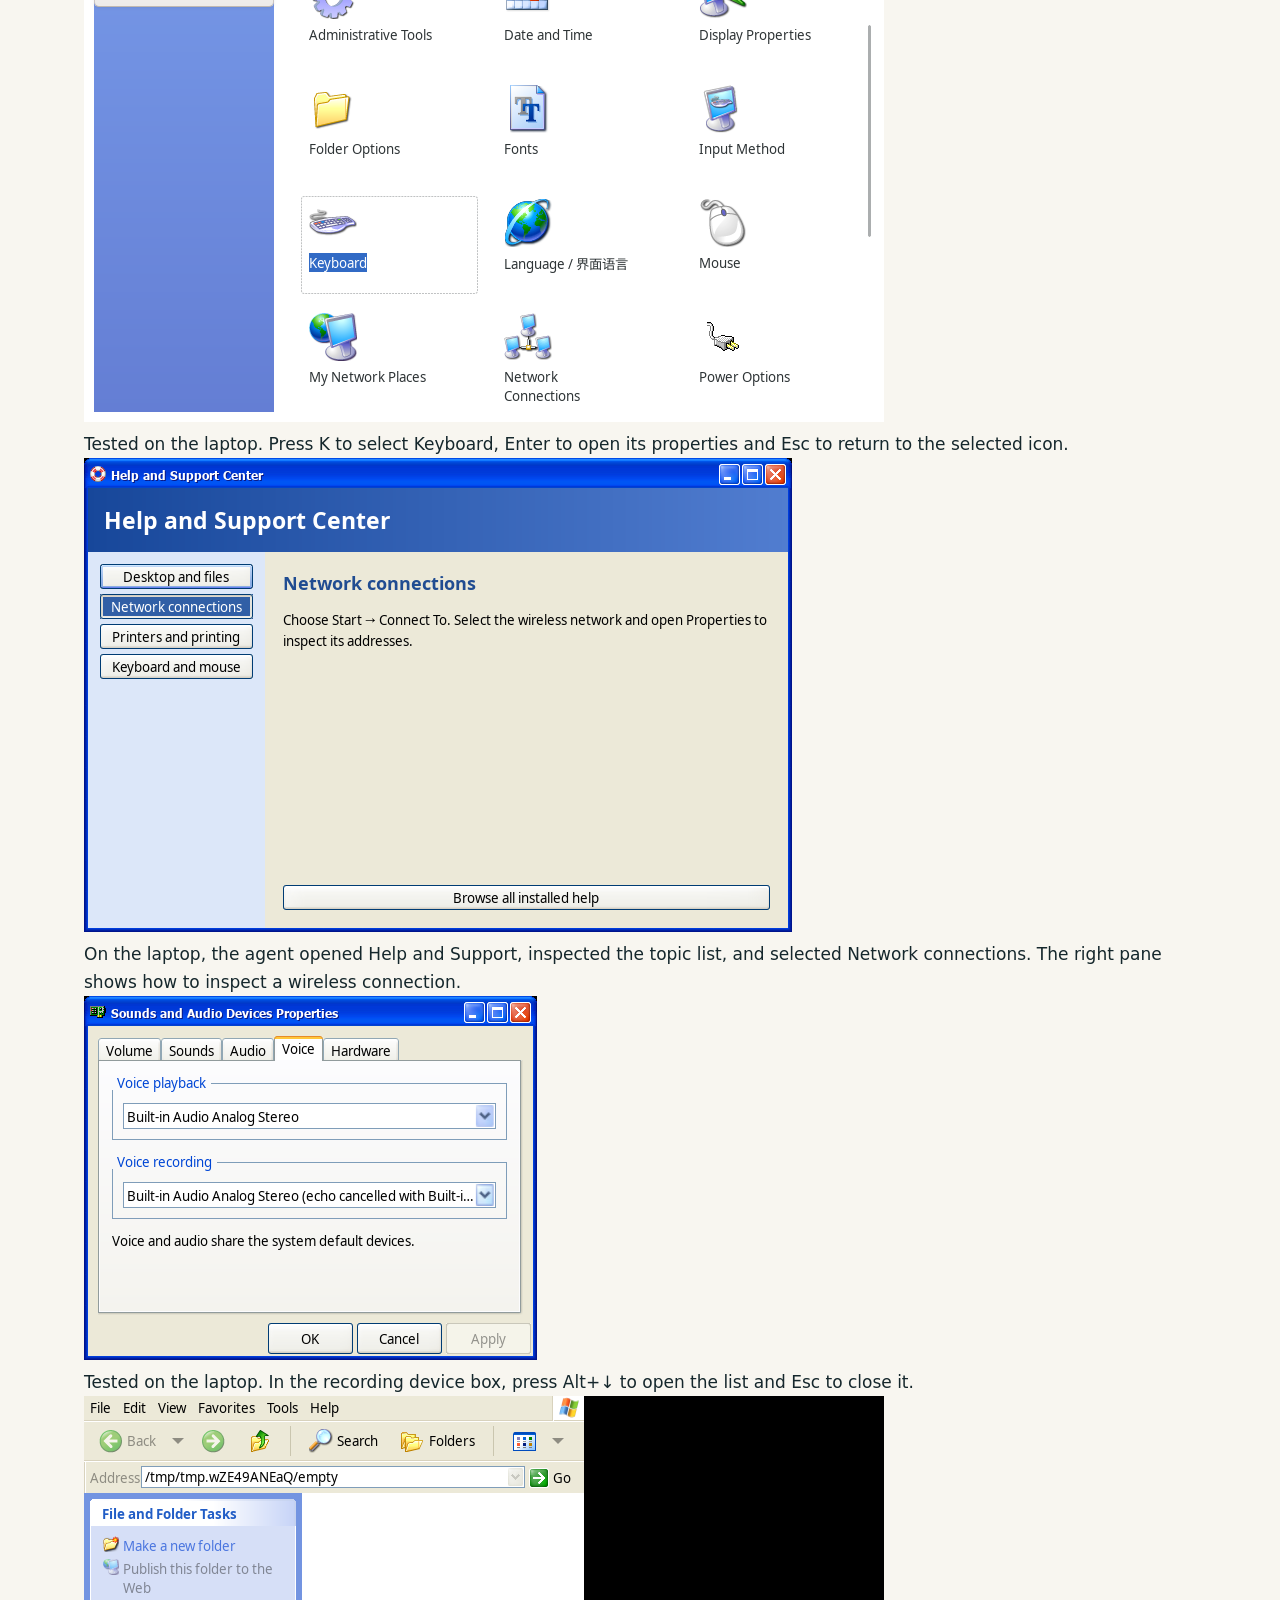
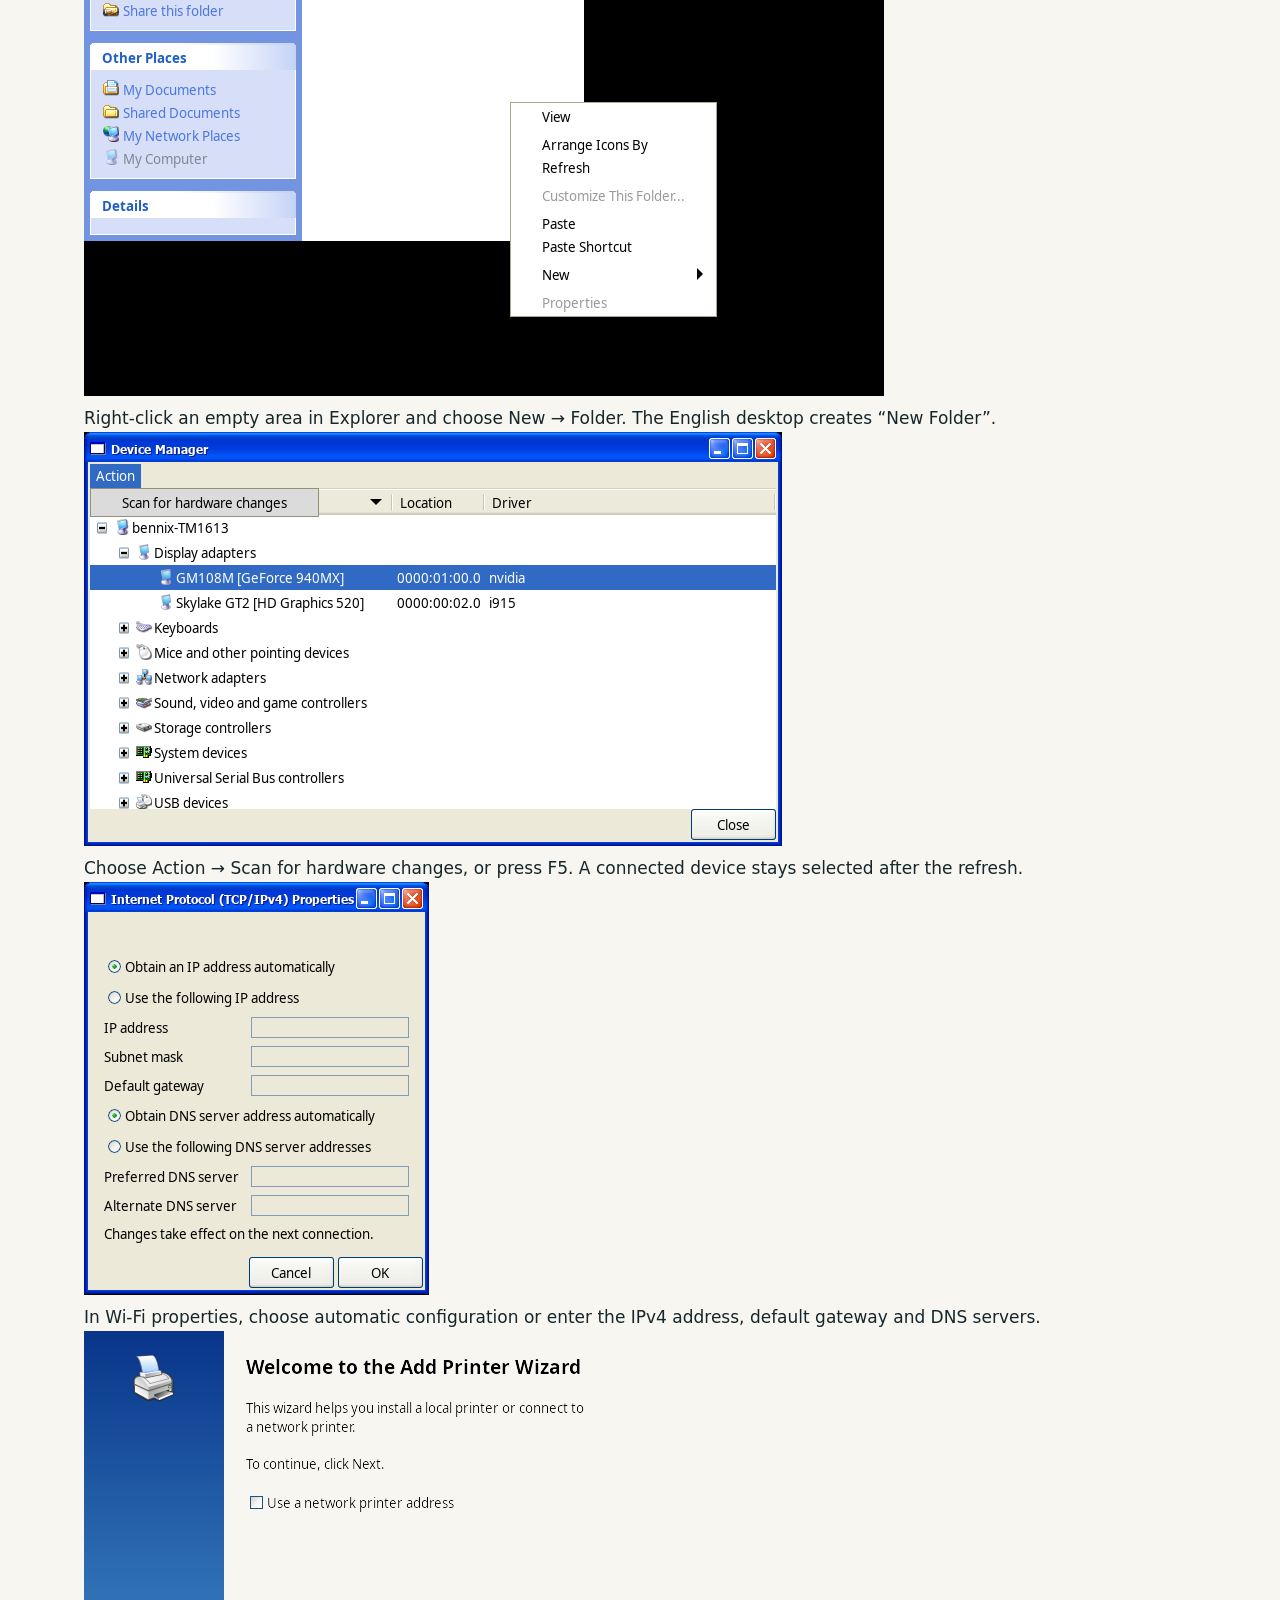
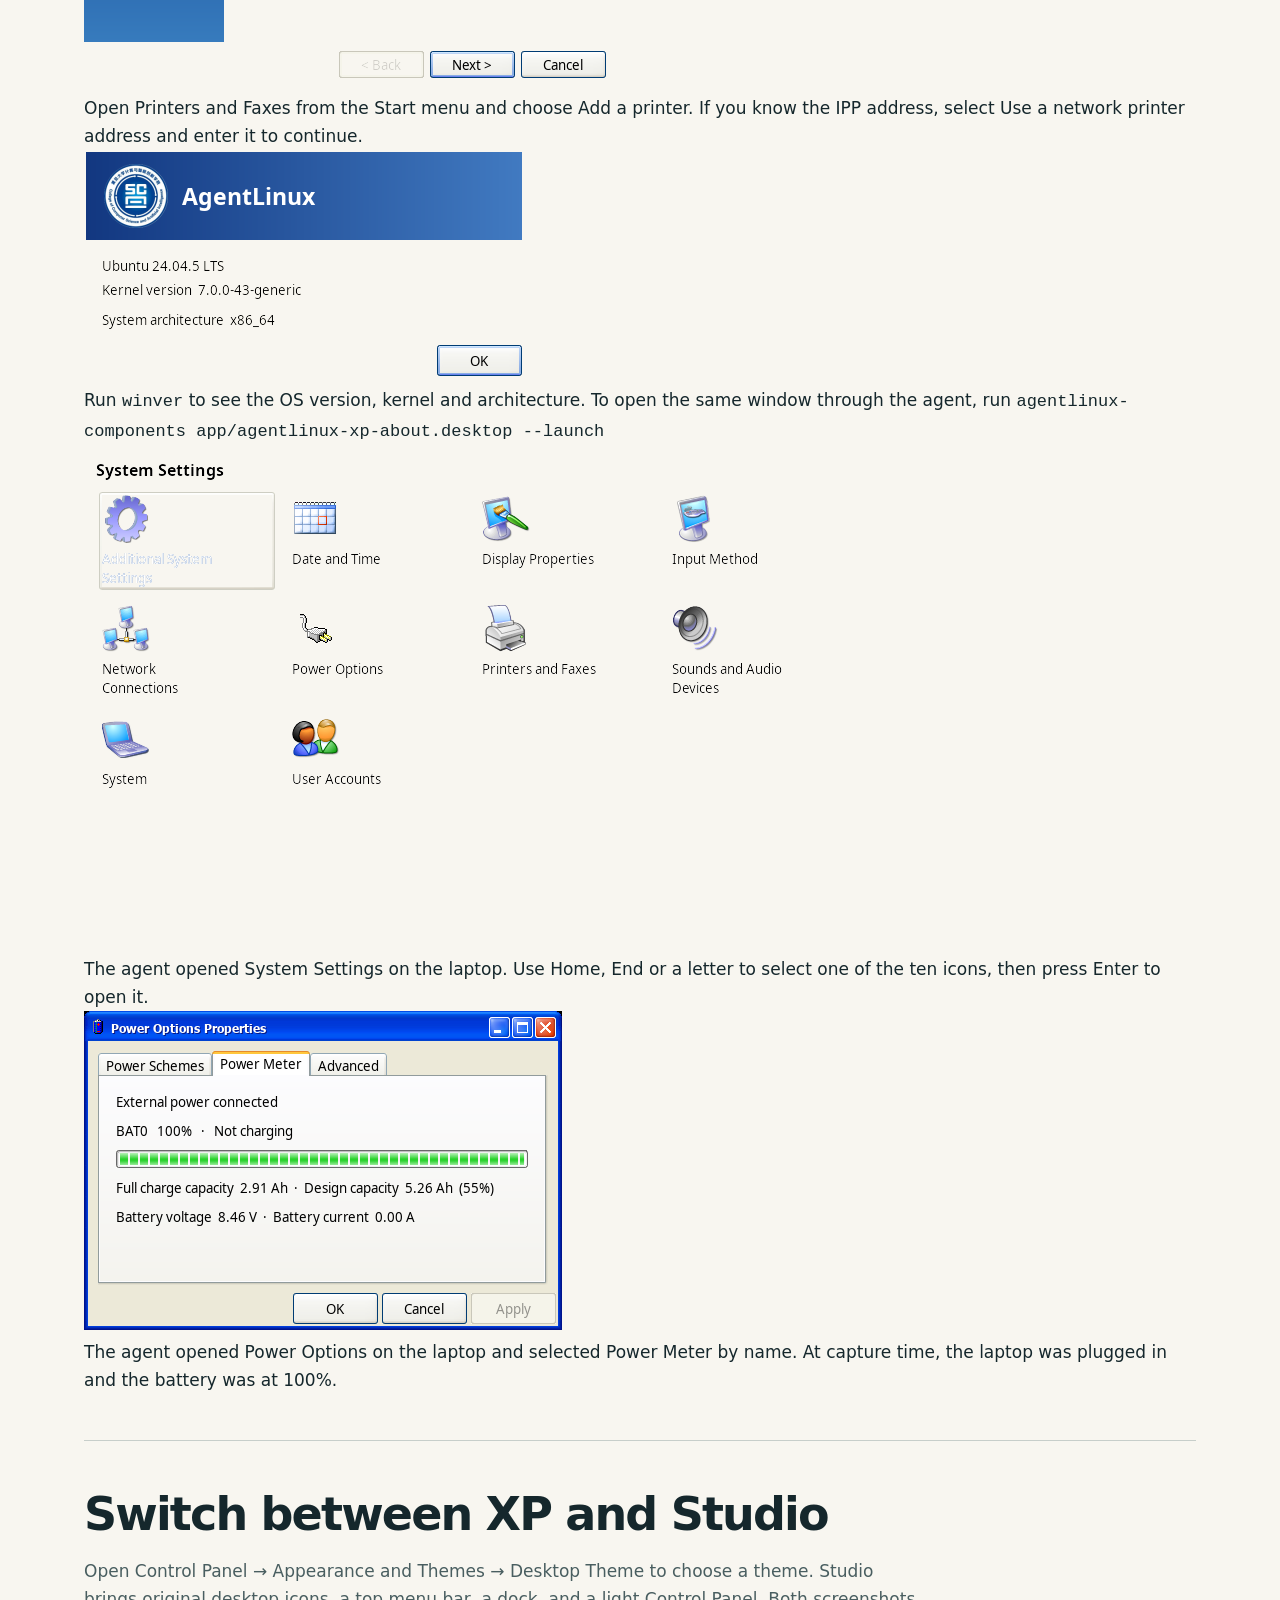
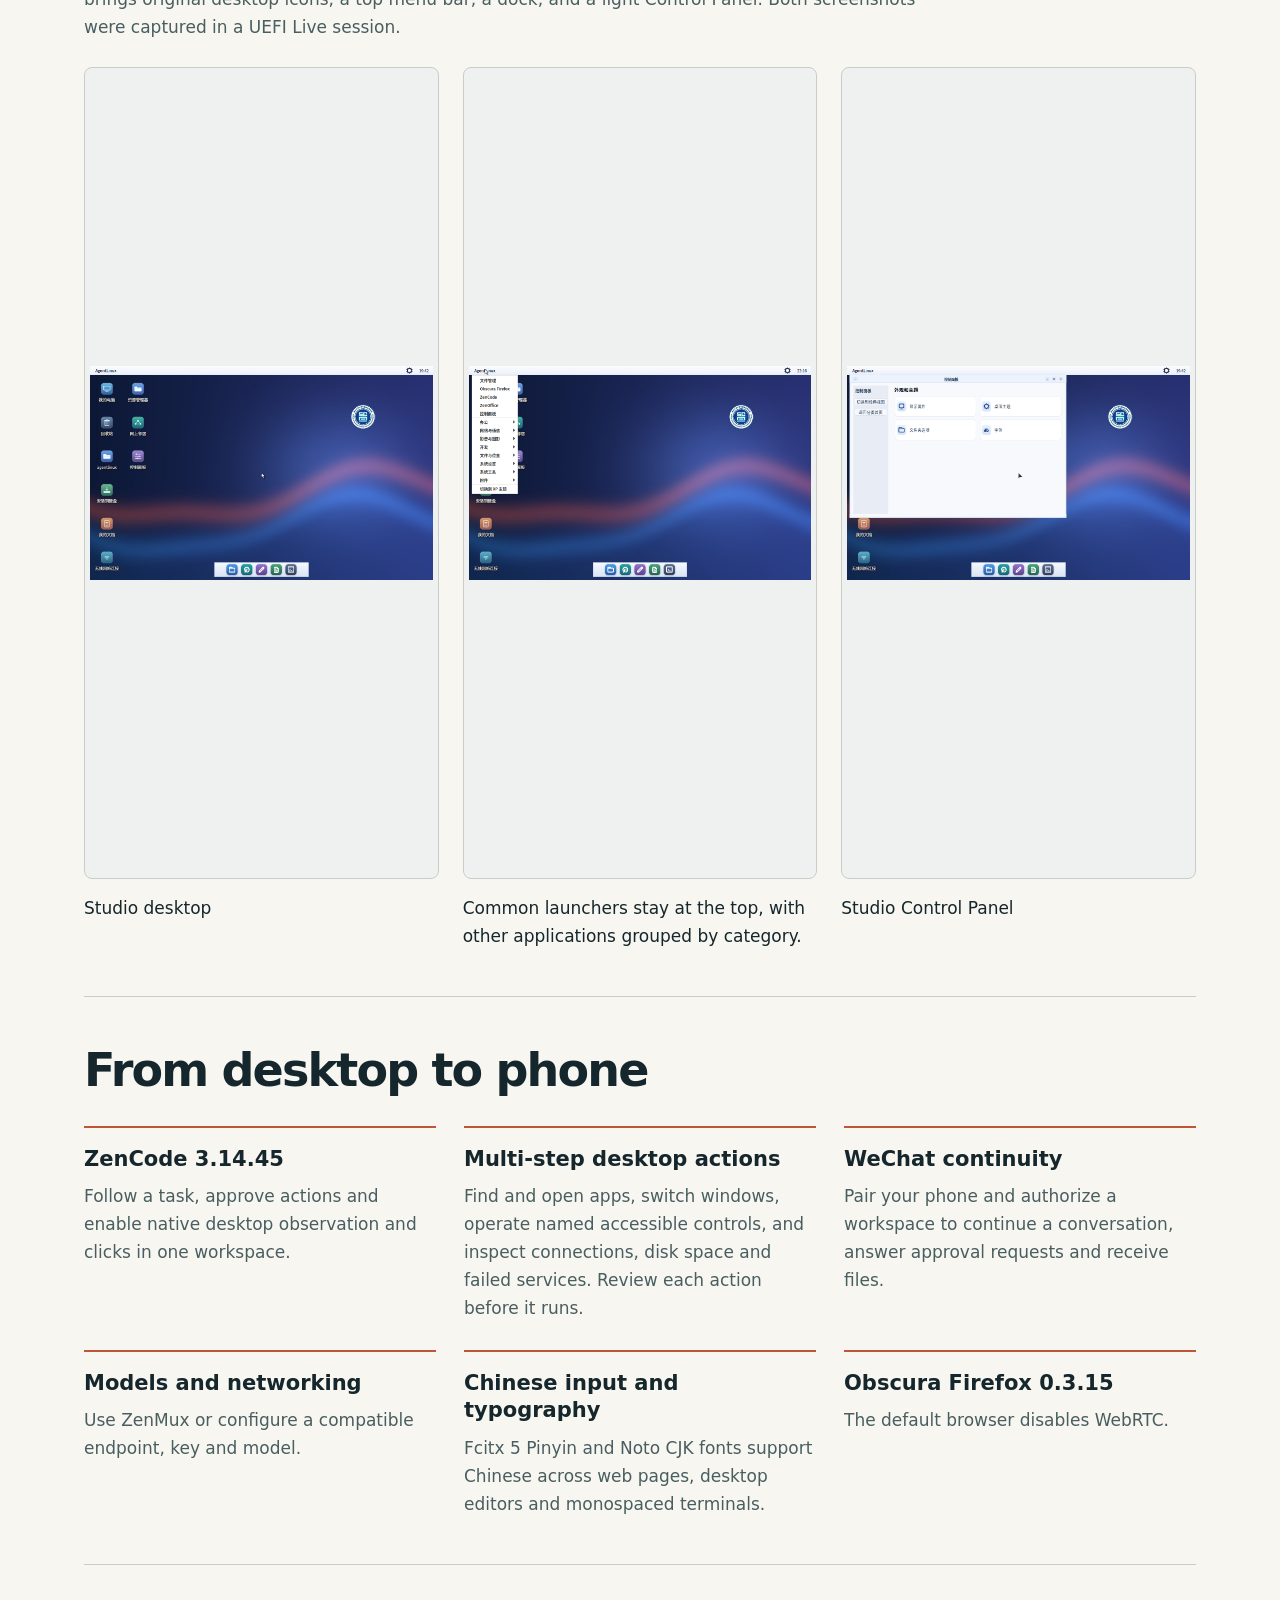
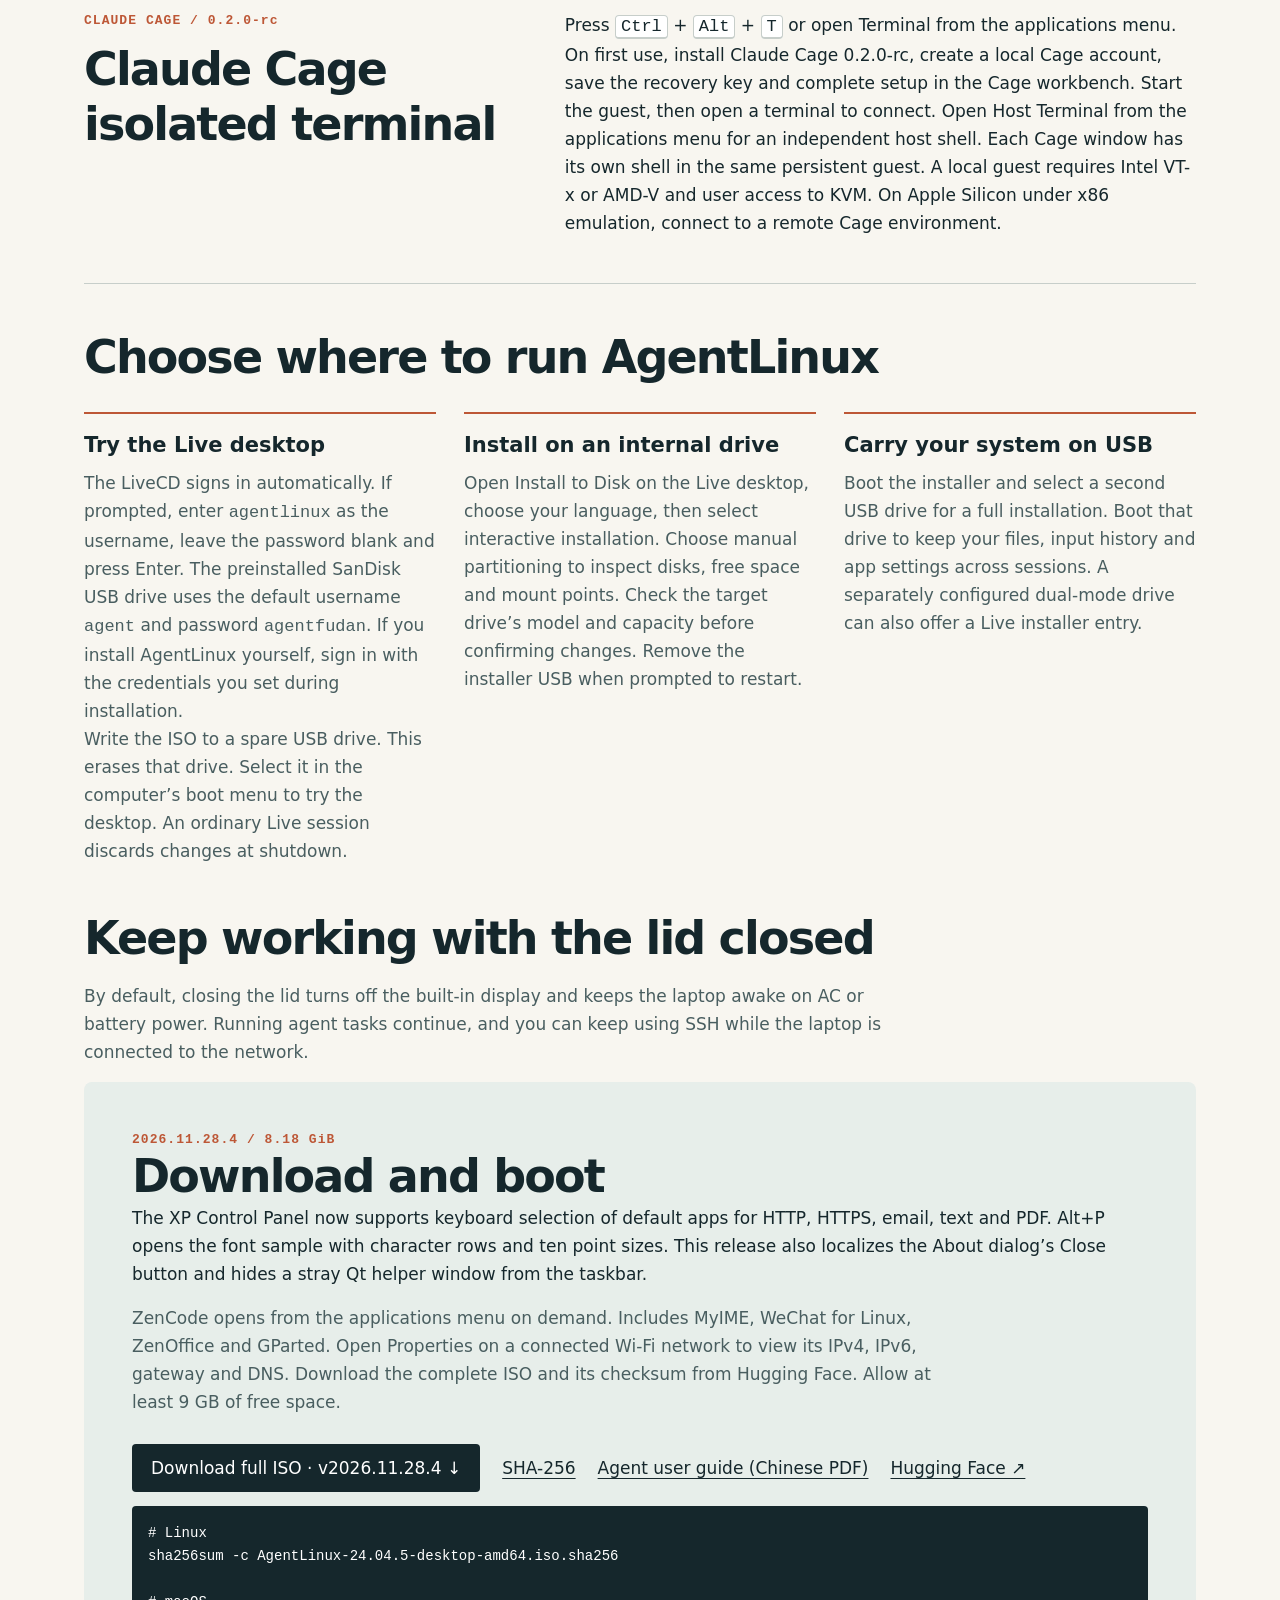
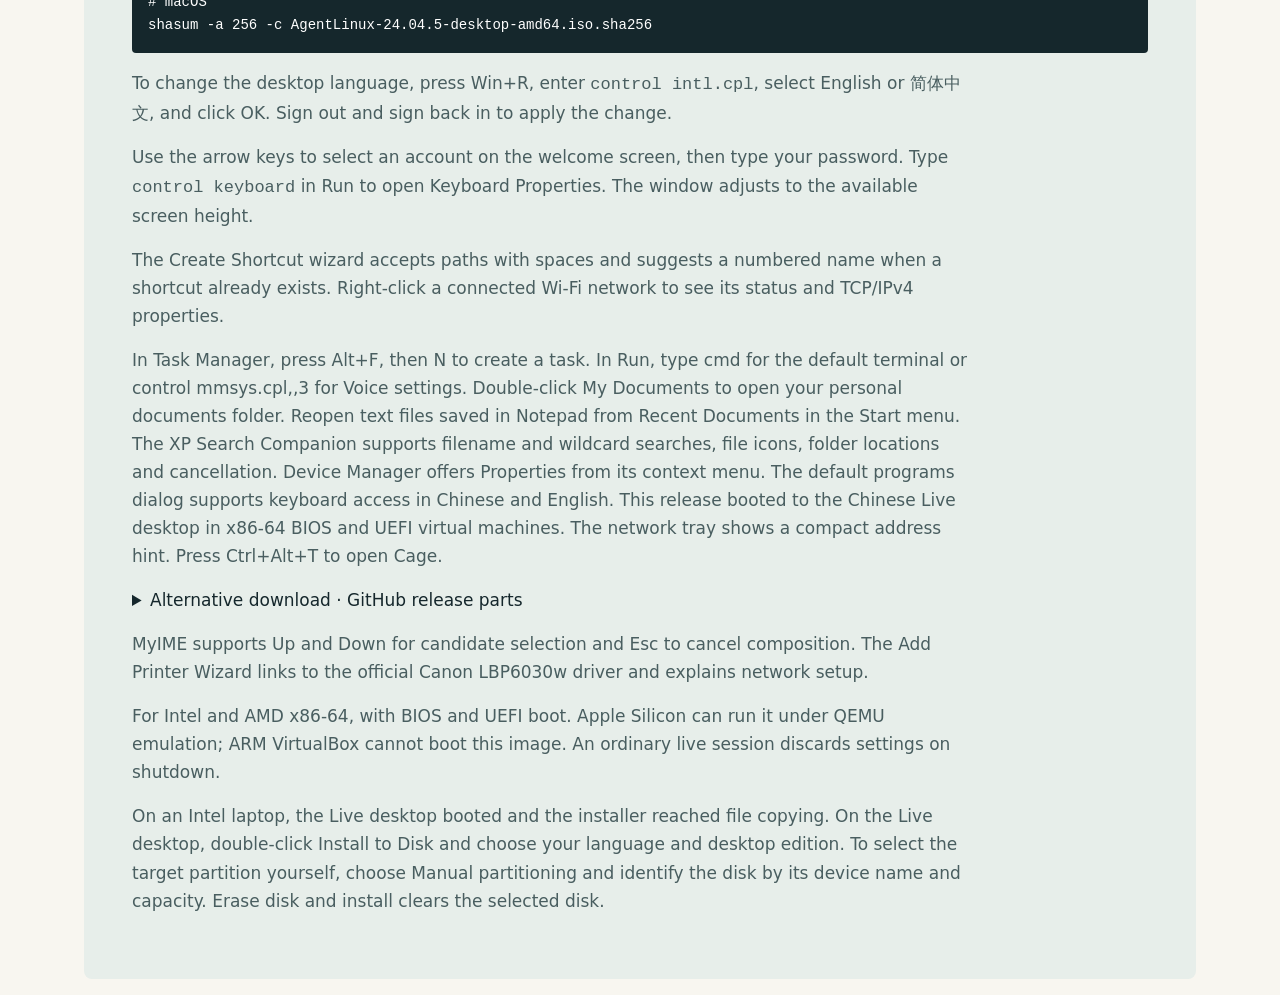
<file: docs/en.html>
<!doctype html><html lang="en"><meta charset="utf-8"><meta name="viewport" content="width=device-width, initial-scale=1"><title>AgentLinux · A Linux desktop for agents</title><meta name="description" content="Start a task on your desktop. Pick it up in WeChat. Ubuntu Kylin 24.04.5 LTS · ZenCode 3.14.45"><link rel="icon" type="image/png" href="assets/college-emblem.png"><link rel="stylesheet" href="assets/site.css"><header><nav><a class="brand" href="#top"><img src="assets/college-emblem.png" width="56" height="56" alt="Emblem of Fudan University’s College of Computer Science and Artificial Intelligence">AgentLinux</a><div class="navlinks"><a href="#hardware-demo">Hardware demo</a><a href="#features">Features</a><a href="#download">Download</a><a href="index.html" lang="zh-CN">中文</a></div></nav></header><main id="top"><section class="hero"><div><p class="meta">UBUNTU KYLIN 24.04.5 LTS / AMD64</p><h1>AgentLinux</h1><p class="lead">Start a task on your desktop. Pick it up in WeChat.</p><div class="actions"><a class="button" href="#download">Get the ISO ↓</a><a href="https://github.com/bennix/AgentLinux">GitHub ↗</a></div></div><figure><img src="assets/xp-desktop.jpg" width="800" height="500" style="height:auto" alt="AgentLinux desktop in Chinese with a green Start button and a blue taskbar"><figcaption>Chinese desktop after signing in from the installed UEFI virtual disk with the ISO removed</figcaption></figure></section><section class="section" id="hardware-demo"><h2>The desktop agent on real hardware</h2><p class="details">Agents can open Display Properties, System Settings, Folder Options and Display Language directly. All 24 Control Panel entries were launched on a physical laptop in Chinese and English.</p><p class="details">These tasks ran in Chinese and English in a separate graphical session on a physical x86-64 AgentLinux laptop. Select a screenshot to see it at full size.</p><div class="demo-gallery"><figure><a href="assets/agent/laptop-20261125/en-inspect.png"><img src="assets/agent/laptop-20261125/en-inspect.png" loading="lazy" alt="Inspect the kernel and print queue"></a><figcaption><h3>Inspect the kernel and print queue</h3><p>The assistant read the running kernel (Linux 7.0.0-43-generic) and architecture (x86_64). It also reported that the printer check returned no queue details.</p></figcaption></figure><figure><a href="assets/agent/laptop-20261125/writer-document-en.png"><img src="assets/agent/laptop-20261125/writer-document-en.png" loading="lazy" alt="Write a handover note"></a><figcaption><h3>Write a handover note</h3><p>In the same conversation, the assistant used CLI-Anything to create a Writer document. We opened it and checked its kernel, architecture and printer findings against the tool results.</p><a href="assets/agent/laptop-20261125/Handover-en.odt" download>Download the handover note (.odt)</a></figcaption></figure><figure><a href="assets/agent/laptop-20261125/en-printer-wizard.png"><img src="assets/agent/laptop-20261125/en-printer-wizard.png" loading="lazy" alt="Open a wizard and inspect its controls"></a><figcaption><h3>Open a wizard and inspect its controls</h3><p>The assistant launched the Add Printer Wizard and read its accessible controls, including the network printer checkbox, Next and Cancel.</p></figcaption></figure><figure><a href="assets/agent/laptop-20261125/documents-demo-en_US.png"><img src="assets/agent/laptop-20261125/documents-demo-en_US.png" loading="lazy" alt="Open a handover note from My Documents"></a><figcaption><h3>Open a handover note from My Documents</h3><p>The My Documents shortcut opens the personal documents folder. This screenshot was captured on the laptop.</p><p>In a separate desktop session on the laptop, a test script opened the named text file through the accessibility API and verified the text displayed in Notepad against the original.</p></figcaption></figure></div><details class="earlier-demo"><summary>See the earlier calculator walkthrough</summary><div class="demo-gallery"><figure><a href="assets/agent/confirm-app.png"><img src="assets/agent/confirm-app.png" loading="lazy" alt="The assistant reads the kernel version and architecture, then requests permission to open MATE Calculator by its desktop ID."></a><figcaption><h3>Inspect the OS and launch an app</h3><p>The assistant reads the kernel version and architecture, then requests permission to open MATE Calculator by its desktop ID.</p></figcaption></figure><figure><a href="assets/agent/control.png"><img src="assets/agent/control.png" loading="lazy" alt="The assistant inspects the calculator’s accessible controls. The dialog shows the proposed press of the 6 button."></a><figcaption><h3>Find and press a button</h3><p>The assistant inspects the calculator’s accessible controls. The dialog shows the proposed press of the 6 button.</p></figcaption></figure><figure><a href="assets/agent/calculator.png"><img src="assets/agent/calculator.png" loading="lazy" alt="After the agent activates 6, multiply, 7 and equals, the calculator displays 42."></a><figcaption><h3>Read the result in Calculator</h3><p>After the agent activates 6, multiply, 7 and equals, the calculator displays 42.</p></figcaption></figure></div></details></section><section class="section" id="market-demo"><h2>From a market data page to a ZenOffice workbook</h2><p class="details">For this cross-app task, Codex drove Obscura Firefox on the same laptop, read the Yahoo Finance history table, created an XLSX with ZenOffice’s OfficeCLI and opened it in ZenOffice.</p><div class="market-demo"><figure><a href="assets/agent/laptop-20261125/browser-history.png"><img src="assets/agent/laptop-20261125/browser-history.png" alt="GOOGL history in Obscura Firefox, in USD. The November 24, 2026 row is an intraday snapshot." loading="lazy"></a><figcaption>GOOGL history in Obscura Firefox, in USD. The November 24, 2026 row is an intraday snapshot.</figcaption></figure><figure><a href="assets/agent/laptop-20261125/sheet.png"><img src="assets/agent/laptop-20261125/sheet.png" alt="Five rows in ZenOffice. All 30 numeric cells were checked against the page, covering open, high, low, close, adjusted close and volume." loading="lazy"></a><figcaption>Five rows in ZenOffice. All 30 numeric cells were checked against the page, covering open, high, low, close, adjusted close and volume.</figcaption></figure></div><p class="details"><a href="assets/agent/laptop-20261125/Alphabet-GOOGL-snapshot.xlsx" download>Download this workbook (.xlsx)</a> · <a href="https://finance.yahoo.com/quote/GOOGL/history/">Yahoo Finance</a></p></section><section class="section" id="xp-preview"><h2>Control Panel preview</h2><p>System Properties adds an Advanced tab. Keyboard shortcuts cycle between property pages. Device Manager refreshes via F5 or the Action menu. Audio selectors keep their arrows visible for long device names.</p><figure><a href="assets/xp-control-panel-en_US.png"><img src="assets/xp-control-panel-en_US.png" width="800" height="500" style="max-width:100%;height:auto" loading="lazy" alt="Classic Control Panel on the laptop with the Keyboard icon label highlighted in blue"></a><figcaption>Tested on the laptop. Press K to select Keyboard, Enter to open its properties and Esc to return to the selected icon.</figcaption></figure><figure><a href="assets/xp-help-en_US.png"><img src="assets/xp-help-en_US.png" width="708" height="474" style="max-width:100%;height:auto" alt="The agent has selected Network connections, with the corresponding instructions visible on the right." loading="lazy"></a><figcaption>On the laptop, the agent opened Help and Support, inspected the topic list, and selected Network connections. The right pane shows how to inspect a wireless connection.</figcaption></figure><figure><img src="assets/xp-voice-en_US.png" width="453" height="364" style="max-width:100%;height:auto" loading="lazy" alt="Playback and recording device selectors in XP Voice properties"><figcaption>Tested on the laptop. In the recording device box, press Alt+↓ to open the list and Esc to close it.</figcaption></figure><figure><img src="assets/xp-explorer-en_US.png" width="800" height="600" loading="lazy" style="max-width:100%;height:auto" alt="English Explorer context menu with New and Refresh"><figcaption>Right-click an empty area in Explorer and choose New → Folder. The English desktop creates “New Folder”.</figcaption></figure><figure><img src="assets/xp-device-scan-en_US.png" width="698" height="414" style="max-width:100%;height:auto" loading="lazy" alt="Action menu in Device Manager"><figcaption>Choose Action → Scan for hardware changes, or press F5. A connected device stays selected after the refresh.</figcaption></figure><figure><img src="assets/xp-wifi-en_US.png" width="345" height="413" style="max-width:100%;height:auto" loading="lazy" alt="XP IPv4 properties with automatic IP and DNS server address assignment selected"><figcaption>In Wi-Fi properties, choose automatic configuration or enter the IPv4 address, default gateway and DNS servers.</figcaption></figure><figure><img src="assets/xp-print-wizard-en_US.png" width="530" height="355" style="max-width:100%;height:auto" loading="lazy" alt="Add Printer Wizard with the network address option"><figcaption>Open Printers and Faxes from the Start menu and choose Add a printer. If you know the IPP address, select Use a network printer address and enter it to continue.</figcaption></figure><figure><img src="assets/xp-about-en_US.png" width="440" height="228" loading="lazy" style="max-width:100%;height:auto" alt="About AgentLinux on the laptop"><figcaption>Run <code>winver</code> to see the OS version, kernel and architecture. To open the same window through the agent, run <code>agentlinux-components app/agentlinux-xp-about.desktop --launch</code></figcaption></figure><figure><img src="assets/xp-settings-home-en_US.png" width="776" height="500" loading="lazy" style="max-width:100%;height:auto" alt="System Settings in the XP classic icon view"><figcaption>The agent opened System Settings on the laptop. Use Home, End or a letter to select one of the ten icons, then press Enter to open it.</figcaption></figure><figure><img src="assets/xp-meter-en_US.png" width="478" height="319" loading="lazy" style="max-width:100%;height:auto" alt="XP Power Meter showing external power connected"><figcaption>The agent opened Power Options on the laptop and selected Power Meter by name. At capture time, the laptop was plugged in and the battery was at 100%.</figcaption></figure></section><section id="studio" class="section"><h2>Switch between XP and Studio</h2><p class="details">Open Control Panel → Appearance and Themes → Desktop Theme to choose a theme. Studio brings original desktop icons, a top menu bar, a dock, and a light Control Panel. Both screenshots were captured in a UEFI Live session.</p><div class="demo-gallery"><figure><a href="assets/studio-desktop.png"><img src="assets/studio-desktop.png" width="1280" height="800" loading="lazy" alt="Studio desktop"></a><figcaption>Studio desktop</figcaption></figure><figure><a href="assets/studio-application-menu.png"><img src="assets/studio-application-menu.png" width="1280" height="800" loading="lazy" alt="Categorized Studio menu"></a><figcaption>Common launchers stay at the top, with other applications grouped by category.</figcaption></figure><figure><a href="assets/studio-control-panel.png"><img src="assets/studio-control-panel.png" width="1280" height="800" loading="lazy" alt="Studio Control Panel"></a><figcaption>Studio Control Panel</figcaption></figure></div></section><section id="features" class="section"><h2>From desktop to phone</h2><div class="grid"><article><h3>ZenCode 3.14.45</h3><p>Follow a task, approve actions and enable native desktop observation and clicks in one workspace.</p></article><article><h3>Multi-step desktop actions</h3><p>Find and open apps, switch windows, operate named accessible controls, and inspect connections, disk space and failed services. Review each action before it runs.</p></article><article><h3>WeChat continuity</h3><p>Pair your phone and authorize a workspace to continue a conversation, answer approval requests and receive files.</p></article><article><h3>Models and networking</h3><p>Use ZenMux or configure a compatible endpoint, key and model.</p></article><article><h3>Chinese input and typography</h3><p>Fcitx 5 Pinyin and Noto CJK fonts support Chinese across web pages, desktop editors and monospaced terminals.</p></article><article><h3>Obscura Firefox 0.3.15</h3><p>The default browser disables WebRTC.</p></article></div></section><section id="claude-cage" class="section cage"><div><p class="meta">CLAUDE CAGE / 0.2.0-rc</p><h2>Claude Cage isolated terminal</h2></div><p>Press <kbd>Ctrl</kbd> + <kbd>Alt</kbd> + <kbd>T</kbd> or open Terminal from the applications menu. On first use, install Claude Cage 0.2.0-rc, create a local Cage account, save the recovery key and complete setup in the Cage workbench. Start the guest, then open a terminal to connect. Open Host Terminal from the applications menu for an independent host shell. Each Cage window has its own shell in the same persistent guest. A local guest requires Intel VT-x or AMD-V and user access to KVM. On Apple Silicon under x86 emulation, connect to a remote Cage environment.</p></section><section class="section" id="installation"><h2>Choose where to run AgentLinux</h2><div class="grid"><article><h3>Try the Live desktop</h3><p>The LiveCD signs in automatically. If prompted, enter <code>agentlinux</code> as the username, leave the password blank and press Enter. The preinstalled SanDisk USB drive uses the default username <code>agent</code> and password <code>agentfudan</code>. If you install AgentLinux yourself, sign in with the credentials you set during installation.</p><p>Write the ISO to a spare USB drive. This erases that drive. Select it in the computer’s boot menu to try the desktop. An ordinary Live session discards changes at shutdown.</p></article><article><h3>Install on an internal drive</h3><p>Open Install to Disk on the Live desktop, choose your language, then select interactive installation. Choose manual partitioning to inspect disks, free space and mount points. Check the target drive’s model and capacity before confirming changes. Remove the installer USB when prompted to restart.</p></article><article><h3>Carry your system on USB</h3><p>Boot the installer and select a second USB drive for a full installation. Boot that drive to keep your files, input history and app settings across sessions. A separately configured dual-mode drive can also offer a Live installer entry.</p></article></div></section><section><h2>Keep working with the lid closed</h2><p class="details">By default, closing the lid turns off the built-in display and keeps the laptop awake on AC or battery power. Running agent tasks continue, and you can keep using SSH while the laptop is connected to the network.</p></section><section class="download" id="download"><p class="meta">2026.11.28.4 / 8.18 GiB</p><h2>Download and boot</h2><p>The XP Control Panel now supports keyboard selection of default apps for HTTP, HTTPS, email, text and PDF. Alt+P opens the font sample with character rows and ten point sizes. This release also localizes the About dialog’s Close button and hides a stray Qt helper window from the taskbar.</p><p class="details">ZenCode opens from the applications menu on demand. Includes MyIME, WeChat for Linux, ZenOffice and GParted. Open Properties on a connected Wi-Fi network to view its IPv4, IPv6, gateway and DNS. Download the complete ISO and its checksum from Hugging Face. Allow at least 9 GB of free space.</p><div class="actions"><a class="button" href="https://huggingface.co/datasets/Bennixzp2024/AgentLinux/resolve/v2026.11.28.4/AgentLinux-24.04.5-desktop-amd64.iso?download=true">Download full ISO · v2026.11.28.4 ↓</a><a href="https://huggingface.co/datasets/Bennixzp2024/AgentLinux/resolve/v2026.11.28.4/AgentLinux-24.04.5-desktop-amd64.iso.sha256?download=true">SHA-256</a><a href="manual/agent-guide.pdf" hreflang="zh-CN">Agent user guide (Chinese PDF)</a><a href="https://huggingface.co/datasets/Bennixzp2024/AgentLinux">Hugging Face ↗</a></div><pre># Linux
sha256sum -c AgentLinux-24.04.5-desktop-amd64.iso.sha256

# macOS
shasum -a 256 -c AgentLinux-24.04.5-desktop-amd64.iso.sha256</pre><p class="details">To change the desktop language, press Win+R, enter <code>control intl.cpl</code>, select English or 简体中文, and click OK. Sign out and sign back in to apply the change.</p><p class="details">Use the arrow keys to select an account on the welcome screen, then type your password. Type <code>control keyboard</code> in Run to open Keyboard Properties. The window adjusts to the available screen height.</p><p class="details">The Create Shortcut wizard accepts paths with spaces and suggests a numbered name when a shortcut already exists. Right-click a connected Wi-Fi network to see its status and TCP/IPv4 properties.</p><p class="details">In Task Manager, press Alt+F, then N to create a task. In Run, type cmd for the default terminal or control mmsys.cpl,,3 for Voice settings. Double-click My Documents to open your personal documents folder. Reopen text files saved in Notepad from Recent Documents in the Start menu. The XP Search Companion supports filename and wildcard searches, file icons, folder locations and cancellation. Device Manager offers Properties from its context menu. The default programs dialog supports keyboard access in Chinese and English. This release booted to the Chinese Live desktop in x86-64 BIOS and UEFI virtual machines. The network tray shows a compact address hint. Press Ctrl+Alt+T to open Cage.</p><details><summary>Alternative download · GitHub release parts</summary><p class="details">Run the Python 3 downloader to resume, join and verify all 33 parts.</p><div class="actions"><a href="https://github.com/bennix/AgentLinux/releases/download/v2026.11.28.4/download-iso.py">Download assembly script</a><a href="https://github.com/bennix/AgentLinux/releases/tag/v2026.11.28.4">All release parts ↗</a></div><pre>python3 download-iso.py</pre></details><p class="details">MyIME supports Up and Down for candidate selection and Esc to cancel composition. The Add Printer Wizard links to the official Canon LBP6030w driver and explains network setup.</p><p class="details">For Intel and AMD x86-64, with BIOS and UEFI boot. Apple Silicon can run it under QEMU emulation; ARM VirtualBox cannot boot this image. An ordinary live session discards settings on shutdown.</p><p class="details">On an Intel laptop, the Live desktop booted and the installer reached file copying. On the Live desktop, double-click Install to Disk and choose your language and desktop edition. To select the target partition yourself, choose Manual partitioning and identify the disk by its device name and capacity. Erase disk and install clears the selected disk.</p></section></main></html>
</file>
<file: docs/assets/site.css>
:root{color-scheme:light;--paper:#f8f6f0;--ink:#15272c;--muted:#495e60;--line:#c7ceca;--accent:#bd5736}*{box-sizing:border-box}body{margin:0;background:var(--paper);color:var(--ink);font:17px/1.65 "DM Sans","Noto Sans CJK SC",system-ui,sans-serif}header,main,footer{max-width:1240px;margin:auto;padding-inline:clamp(20px,5vw,76px)}nav,footer>div{display:flex;align-items:center;justify-content:space-between;gap:18px;border-bottom:1px solid var(--line);padding:20px 0}a{color:inherit;text-underline-offset:4px}.brand{font-size:22px;letter-spacing:-1px;font-weight:750;text-decoration:none}.brand{display:inline-flex;align-items:center;gap:10px}.brand img{display:block;flex:none}@media(max-width:640px){nav{flex-wrap:wrap}.brand img{width:46px;height:46px}}.navlinks,.actions{display:flex;align-items:center;gap:22px;flex-wrap:wrap}.navlinks{font-size:15px}.hero{display:grid;grid-template-columns:1fr 1.12fr;gap:clamp(24px,4vw,58px);align-items:center;padding:clamp(52px,8vw,110px) 0}.meta{font:600 13px/1.5 "IBM Plex Mono",monospace;color:var(--accent);letter-spacing:.08em}h1,h2,h3,p,figure{margin:0}h1{font-size:clamp(50px,6vw,85px);line-height:.98;letter-spacing:-.065em;margin:20px 0}h2{font-size:clamp(28px,3.8vw,46px);line-height:1.18;letter-spacing:-.04em}h3{font-size:21px;line-height:1.3;margin-bottom:9px}.lead{font-size:clamp(20px,2.1vw,28px);line-height:1.45;font-weight:550}.actions{margin-top:28px}.button{background:var(--ink);color:white;padding:10px 19px;border-radius:4px;text-decoration:none}.hero img{width:100%;display:block;border-radius:8px}.hero figcaption{font-size:13px;color:var(--muted);margin-top:9px}.section{border-top:1px solid var(--line);padding:46px 0}.grid{display:grid;grid-template-columns:repeat(3,1fr);gap:28px;margin-top:28px}.grid article{border-top:2px solid var(--accent);padding-top:18px}.grid p,.details{color:var(--muted)}.details{max-width:840px;margin:16px 0}.download{background:#e7eeea;padding:clamp(22px,4vw,48px);border-radius:8px;margin-bottom:30px}pre{background:#15272c;color:white;padding:16px;overflow:auto;border-radius:4px;font-size:14px}footer>div{border-top:1px solid var(--line);border-bottom:0;font-size:14px;flex-wrap:wrap}a:focus-visible{outline:3px solid var(--accent);outline-offset:3px}@media(max-width:800px){.hero{grid-template-columns:1fr}.grid{grid-template-columns:1fr 1fr}}@media(max-width:540px){.grid{grid-template-columns:1fr}.navlinks{gap:10px}.hero{padding:40px 0}.section{padding:30px 0}nav{align-items:baseline}}

.cage{display:grid;grid-template-columns:1fr 1.4fr;gap:30px}.cage .meta{margin-bottom:12px}kbd{border:1px solid var(--line);border-bottom-width:2px;border-radius:4px;background:white;padding:1px 5px}@media(max-width:640px){.cage{grid-template-columns:1fr}}

.demo-gallery{display:grid;grid-template-columns:repeat(3,minmax(0,1fr));gap:24px;margin-top:26px}.demo-gallery figure>a{display:grid;place-items:center;background:#eef1f0;border:1px solid var(--line);border-radius:8px;aspect-ratio:1.3;padding:5px}.demo-gallery img{display:block;max-width:100%;max-height:100%;object-fit:contain}.demo-gallery figcaption{padding-top:15px}.demo-gallery figcaption p{color:var(--muted)}@media(max-width:800px){.demo-gallery{grid-template-columns:1fr}.demo-gallery figure>a{aspect-ratio:auto;padding:8px}}
.market-demo{display:grid;grid-template-columns:minmax(0,1fr) minmax(0,2fr);gap:24px;align-items:start}.market-demo img{max-width:100%;height:auto;display:block;border:1px solid var(--line);border-radius:5px}.market-demo figcaption{color:var(--muted);margin-top:10px}@media(max-width:720px){.market-demo{grid-template-columns:1fr}}

.earlier-demo{margin-top:24px}.earlier-demo summary{cursor:pointer;font-weight:600}.market-demo{grid-template-columns:repeat(2,minmax(0,1fr))}@media(max-width:720px){.market-demo{grid-template-columns:1fr}}
</file>
